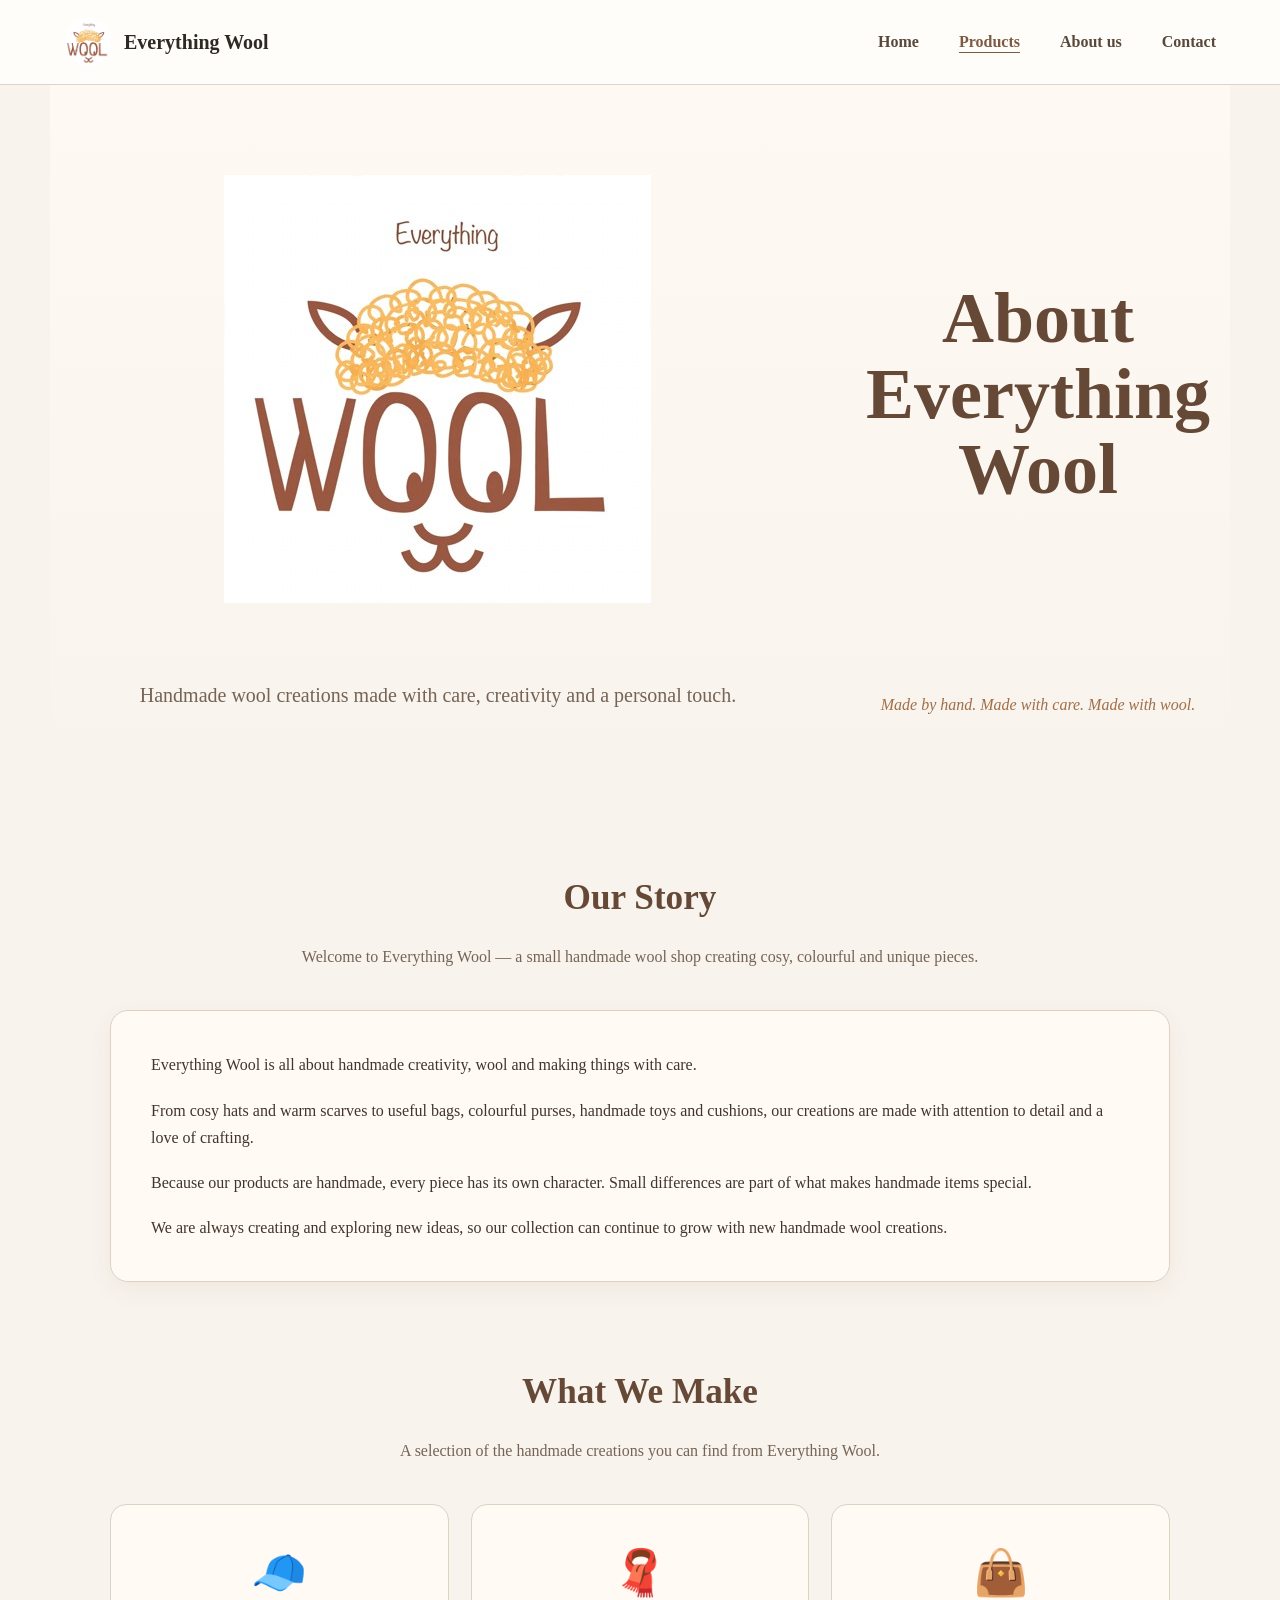
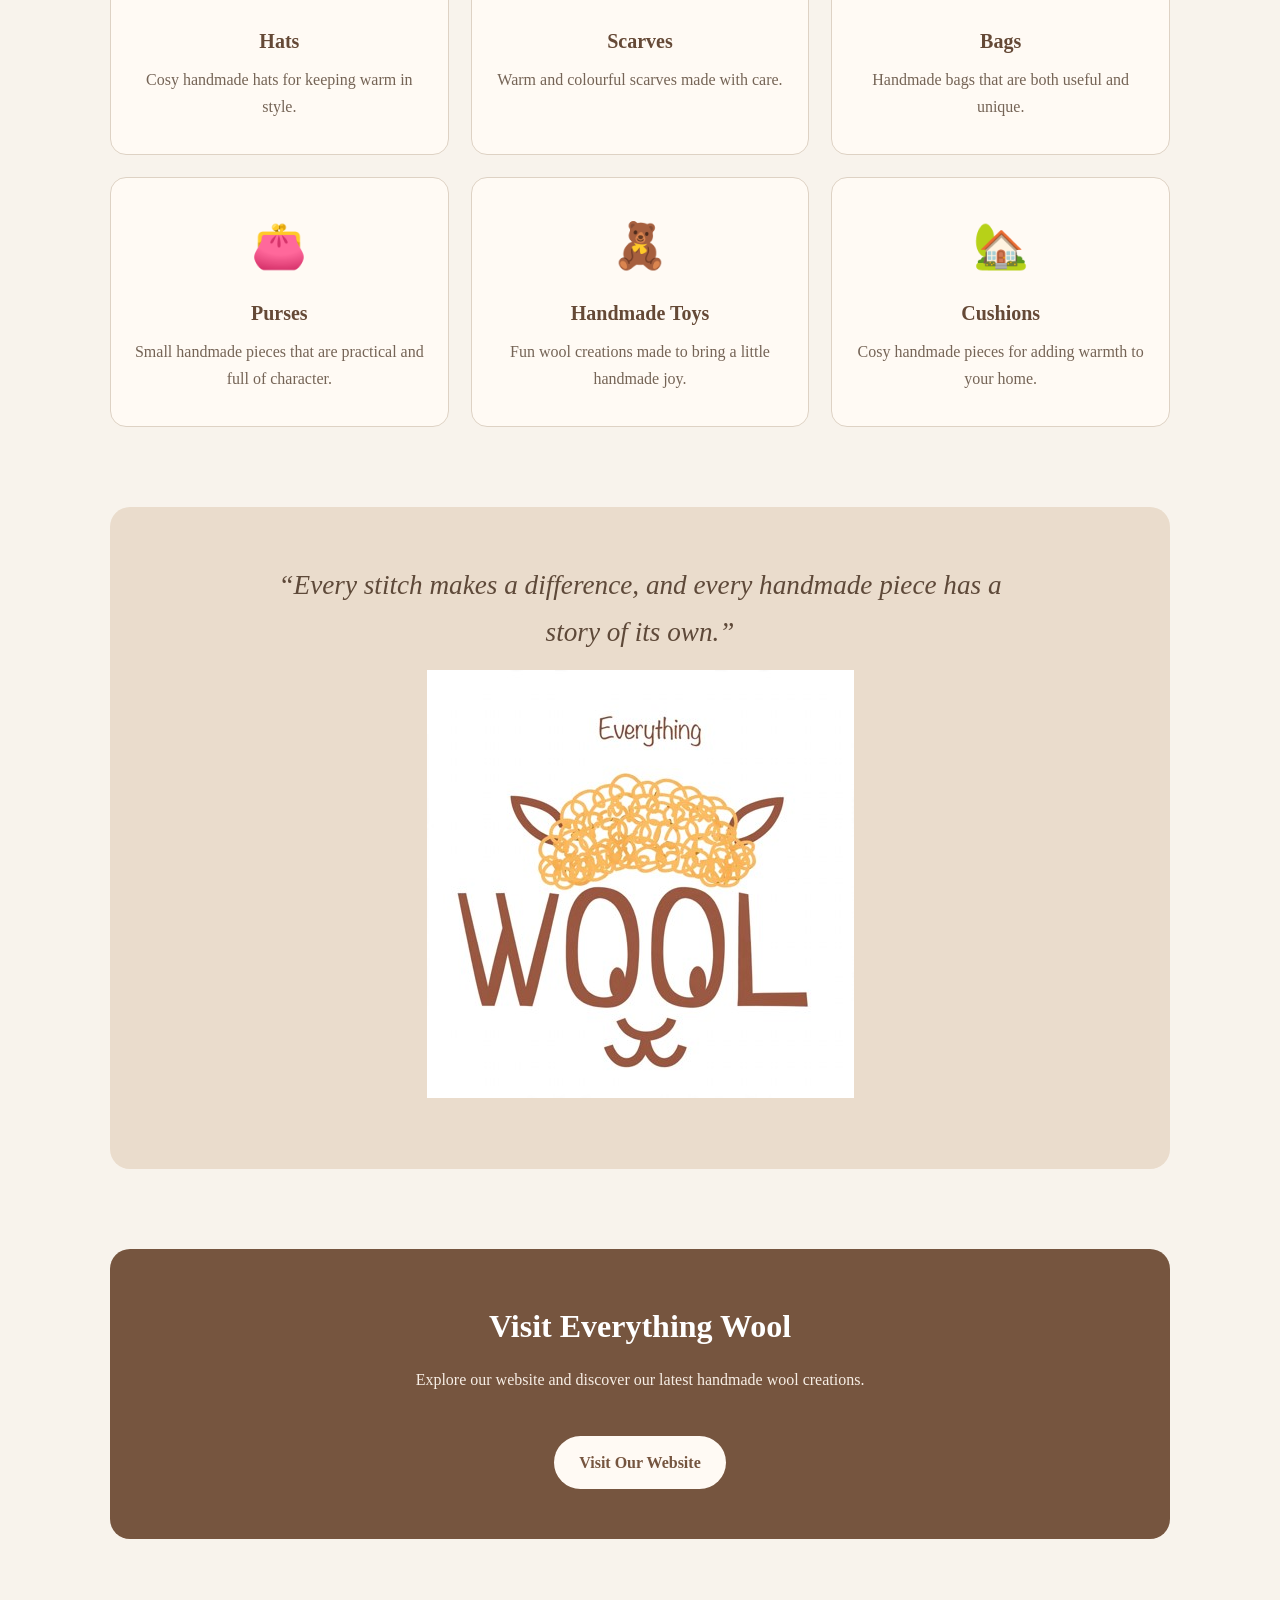
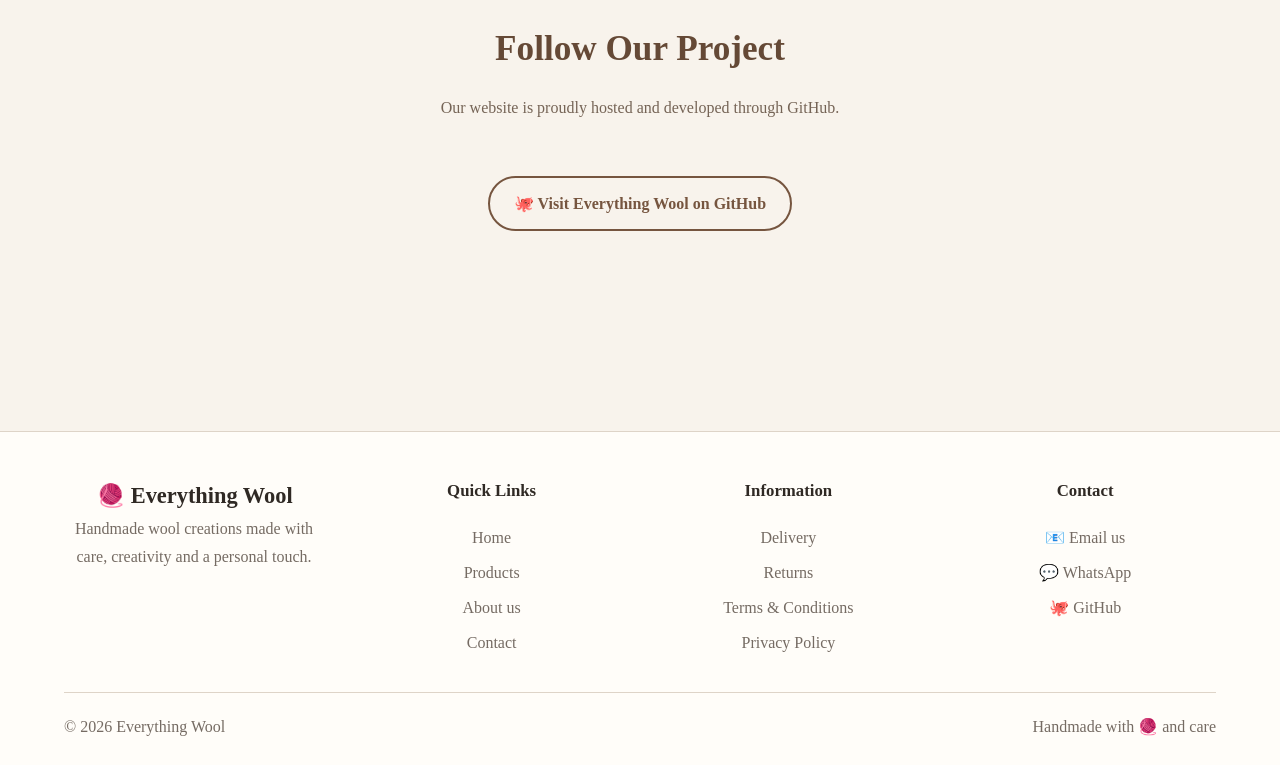
<file: about.html>
<!DOCTYPE html>
<html lang="en">
<head>
    <meta charset="UTF-8">
    <meta name="viewport" content="width=device-width, initial-scale=1.0">

    <title>About Us | Everything Wool</title>

    <meta name="description" content="Learn more about Everything Wool — handmade wool creations made with care, creativity and a personal touch.">

    <link rel="stylesheet" href="styles.css">
    <style> * {
            box-sizing: border-box;
            margin: 0;
            padding: 0;
        }

        body {
            font-family: Georgia, "Times New Roman", serif;
            background: #f8f3ec;
            color: #40352d;
            line-height: 1.7;
        }

        a {
            color: inherit;
        }

        /* Header */
        header {
            background: #fffaf4;
            border-bottom: 1px solid #ded2c4;
            padding: 20px;
        }

        .nav {
            max-width: 1100px;
            margin: auto;
            display: flex;
            justify-content: space-between;
            align-items: center;
            gap: 20px;
        }

        .logo {
            text-decoration: none;
            font-size: 1.7rem;
            font-weight: bold;
            color: #76553f;
        }

        .logo span {
            color: #a87952;
        }

        nav a {
            text-decoration: none;
            margin-left: 20px;
            font-weight: bold;
            color: #59483b;
        }

        nav a:hover {
            color: #a87952;
        }

        /* Hero */
        .hero {
            text-align: center;
            padding: 90px 20px 80px;
            background:
                linear-gradient(
                    rgba(255, 250, 244, 0.88),
                    rgba(248, 243, 236, 0.94)
                );
        }

        .hero .emoji {
            font-size: 4rem;
            margin-bottom: 15px;
        }

        .hero h1 {
            font-size: clamp(2.5rem, 7vw, 4.5rem);
            color: #654936;
            margin-bottom: 15px;
        }

        .hero p {
            max-width: 700px;
            margin: auto;
            font-size: 1.25rem;
            color: #756456;
        }

        .tagline {
            margin-top: 20px;
            font-style: italic;
            color: #a06f48;
        }

        /* Main */
        main {
            max-width: 1100px;
            margin: auto;
            padding: 70px 20px;
        }

        section {
            margin-bottom: 80px;
        }

        .section-title {
            text-align: center;
            color: #654936;
            font-size: 2.2rem;
            margin-bottom: 15px;
        }

        .section-intro {
            text-align: center;
            max-width: 700px;
            margin: 0 auto 40px;
            color: #756456;
        }

        /* About */
        .about-card {
            background: #fffaf4;
            border: 1px solid #ded2c4;
            border-radius: 18px;
            padding: 40px;
            box-shadow: 0 8px 25px rgba(90, 65, 45, 0.06);
        }

        .about-card p {
            margin-bottom: 18px;
        }

        .about-card p:last-child {
            margin-bottom: 0;
        }

        /* Products */
        .products {
            display: grid;
            grid-template-columns: repeat(3, 1fr);
            gap: 22px;
        }

        .product {
            background: #fffaf4;
            border: 1px solid #ded2c4;
            border-radius: 16px;
            padding: 30px 20px;
            text-align: center;
            transition: transform 0.2s ease, box-shadow 0.2s ease;
        }

        .product:hover {
            transform: translateY(-4px);
            box-shadow: 0 10px 25px rgba(90, 65, 45, 0.09);
        }

        .product .icon {
            font-size: 2.8rem;
            margin-bottom: 12px;
        }

        .product h3 {
            color: #654936;
            margin-bottom: 8px;
        }

        .product p {
            color: #756456;
        }

        /* Quote */
        .quote {
            text-align: center;
            background: #eadccc;
            border-radius: 20px;
            padding: 55px 25px;
        }

        .quote p {
            max-width: 750px;
            margin: auto;
            font-size: 1.7rem;
            font-style: italic;
            color: #5e4939;
        }

        .quote span {
            display: block;
            margin-top: 15px;
            font-size: 2rem;
        }

        /* Website */
        .website {
            text-align: center;
        }

        .website-card {
            background: #76553f;
            color: white;
            border-radius: 20px;
            padding: 50px 25px;
        }

        .website-card h2 {
            font-size: 2rem;
            margin-bottom: 12px;
        }

        .website-card p {
            max-width: 650px;
            margin: 0 auto 25px;
            color: #f7eee5;
        }

        .button {
            display: inline-block;
            background: #fffaf4;
            color: #76553f;
            text-decoration: none;
            padding: 13px 25px;
            border-radius: 30px;
            font-weight: bold;
            transition: transform 0.2s ease, background 0.2s ease;
        }

        .button:hover {
            transform: translateY(-2px);
            background: #f4e8db;
        }

        /* GitHub */
        .github {
            text-align: center;
        }

        .github a {
            display: inline-block;
            margin-top: 15px;
            padding: 12px 24px;
            border: 2px solid #76553f;
            border-radius: 30px;
            text-decoration: none;
            font-weight: bold;
            color: #76553f;
        }

        .github a:hover {
            background: #76553f;
            color: white;
        }

        /* Footer */
        footer {
            background: #4d3d31;
            color: #f8eee5;
            text-align: center;
            padding: 35px 20px;
        }

        footer p {
            margin-bottom: 8px;
        }

        footer a {
            color: #f1d6bb;
            text-decoration: none;
        }

        /* Mobile */
        @media (max-width: 750px) {
            .nav {
                flex-direction: column;
            }

            nav a {
                margin: 0 8px;
                font-size: 0.95rem;
            }

            .hero {
                padding: 65px 20px;
            }

            .products {
                grid-template-columns: 1fr;
            }

            .about-card {
                padding: 28px 22px;
            }

            .quote p {
                font-size: 1.35rem;
            }
        }</style>
</head>

<body>

  <!-- Header -->

  <header class="site-header">


<a class="brand" href="index.html">

  <img
    src="assets/logo.jpeg"
    alt="Everything Wool logo"
  >

  <span>Everything Wool</span>

</a>


<nav aria-label="Main navigation">

  <a href="index.html">
    Home
  </a>

  <a
    class="active"
    href="products.html"
  >
    Products
  </a>

  <a href="about.html">
    About us
  </a>

  <a href="contact.html">
    Contact
  </a>

</nav>


  </header>


    <!-- Hero -->
    <section class="hero">

        <div><img src="assets/logo.jpeg" alt="Everything Wool logo"></div>

        <h1>About Everything Wool</h1>

        <p>
            Handmade wool creations made with care, creativity
            and a personal touch.
        </p>

        <div class="tagline">
            Made by hand. Made with care. Made with wool.
        </div>

    </section>


    <main>

        <!-- About -->
        <section>

            <h2 class="section-title">Our Story</h2>

            <p class="section-intro">
                Welcome to Everything Wool — a small handmade wool shop
                creating cosy, colourful and unique pieces.
            </p>

            <div class="about-card">

                <p>
                    Everything Wool is all about handmade creativity,
                    wool and making things with care.
                </p>

                <p>
                    From cosy hats and warm scarves to useful bags,
                    colourful purses, handmade toys and cushions,
                    our creations are made with attention to detail
                    and a love of crafting.
                </p>

                <p>
                    Because our products are handmade, every piece has
                    its own character. Small differences are part of
                    what makes handmade items special.
                </p>

                <p>
                    We are always creating and exploring new ideas,
                    so our collection can continue to grow with new
                    handmade wool creations.
                </p>

            </div>

        </section>


        <!-- Products -->
        <section id="products">

            <h2 class="section-title">What We Make</h2>

            <p class="section-intro">
                A selection of the handmade creations you can find
                from Everything Wool.
            </p>

            <div class="products">

                <div class="product">
                    <div class="icon">🧢</div>
                    <h3>Hats</h3>
                    <p>
                        Cosy handmade hats for keeping warm in style.
                    </p>
                </div>

                <div class="product">
                    <div class="icon">🧣</div>
                    <h3>Scarves</h3>
                    <p>
                        Warm and colourful scarves made with care.
                    </p>
                </div>

                <div class="product">
                    <div class="icon">👜</div>
                    <h3>Bags</h3>
                    <p>
                        Handmade bags that are both useful and unique.
                    </p>
                </div>

                <div class="product">
                    <div class="icon">👛</div>
                    <h3>Purses</h3>
                    <p>
                        Small handmade pieces that are practical
                        and full of character.
                    </p>
                </div>

                <div class="product">
                    <div class="icon">🧸</div>
                    <h3>Handmade Toys</h3>
                    <p>
                        Fun wool creations made to bring a little
                        handmade joy.
                    </p>
                </div>

                <div class="product">
                    <div class="icon">🏡</div>
                    <h3>Cushions</h3>
                    <p>
                        Cosy handmade pieces for adding warmth
                        to your home.
                    </p>
                </div>

            </div>

        </section>


        <!-- Quote -->
        <section>

            <div class="quote">

                <p>
                    “Every stitch makes a difference, and every
                    handmade piece has a story of its own.”
                </p>

                <span>  <img
    src="assets/logo.jpeg"
    alt="Everything Wool logo"
  ></span>

            </div>

        </section>


        <!-- Website -->
        <section class="website">

            <div class="website-card">

                <h2>Visit Everything Wool</h2>

                <p>
                    Explore our website and discover our latest
                    handmade wool creations.
                </p>

                <a
                    class="button"
                    href="https://everything-wool.github.io/"
                    target="_blank"
                    rel="noopener noreferrer"
                >
                    Visit Our Website
                </a>

            </div>

        </section>


        <!-- GitHub -->
        <section class="github">

            <h2 class="section-title">Follow Our Project</h2>

            <p class="section-intro">
                Our website is proudly hosted and developed through GitHub.
            </p>

            <a
                href="https://github.com/everything-wool"
                target="_blank"
                rel="noopener noreferrer"
            >
                🐙 Visit Everything Wool on GitHub
            </a>

        </section>

    </main>


    <!-- Footer -->
<footer class="site-footer">

  <div class="footer-content">


    <!-- Brand -->
    <div class="footer-brand">

      <h2>
        🧶 Everything Wool
      </h2>

      <p>
        Handmade wool creations made with care,
        creativity and a personal touch.
      </p>

    </div>



    <!-- Quick Links -->
    <div class="footer-links">

      <h3>
        Quick Links
      </h3>

      <a href="index.html">
        Home
      </a>

      <a href="products.html">
        Products
      </a>

      <a href="about.html">
        About us
      </a>

      <a href="contact.html">
        Contact
      </a>

    </div>



    <!-- Information -->
    <div class="footer-links">

      <h3>
        Information
      </h3>

      <a href="delivery.html">
        Delivery
      </a>

      <a href="returns.html">
        Returns
      </a>

      <a href="terms.html">
        Terms & Conditions
      </a>

      <a href="privacy.html">
        Privacy Policy
      </a>

    </div>



    <!-- Contact -->
    <div class="footer-links">

      <h3>
        Contact
      </h3>


      <a href="mailto:everythingwool@outlook.com">
        📧 Email us
      </a>


      <a
        href="https://whatsapp.com/channel/0029VbBwCRC5EjxseNPRXK3e"
        target="_blank"
        rel="noopener noreferrer"
      >
        💬 WhatsApp
      </a>


      <a
        href="https://github.com/everything-wool"
        target="_blank"
        rel="noopener noreferrer"
      >
        🐙 GitHub
      </a>

    </div>


  </div>



  <!-- Bottom copyright -->

  <div class="footer-bottom">

    <p>
      © <span id="year"></span> Everything Wool
    </p>

    <p>
      Handmade with 🧶 and care
    </p>

  </div>


</footer>


<script src="app.js"></script>

</body>
</html>
</file>
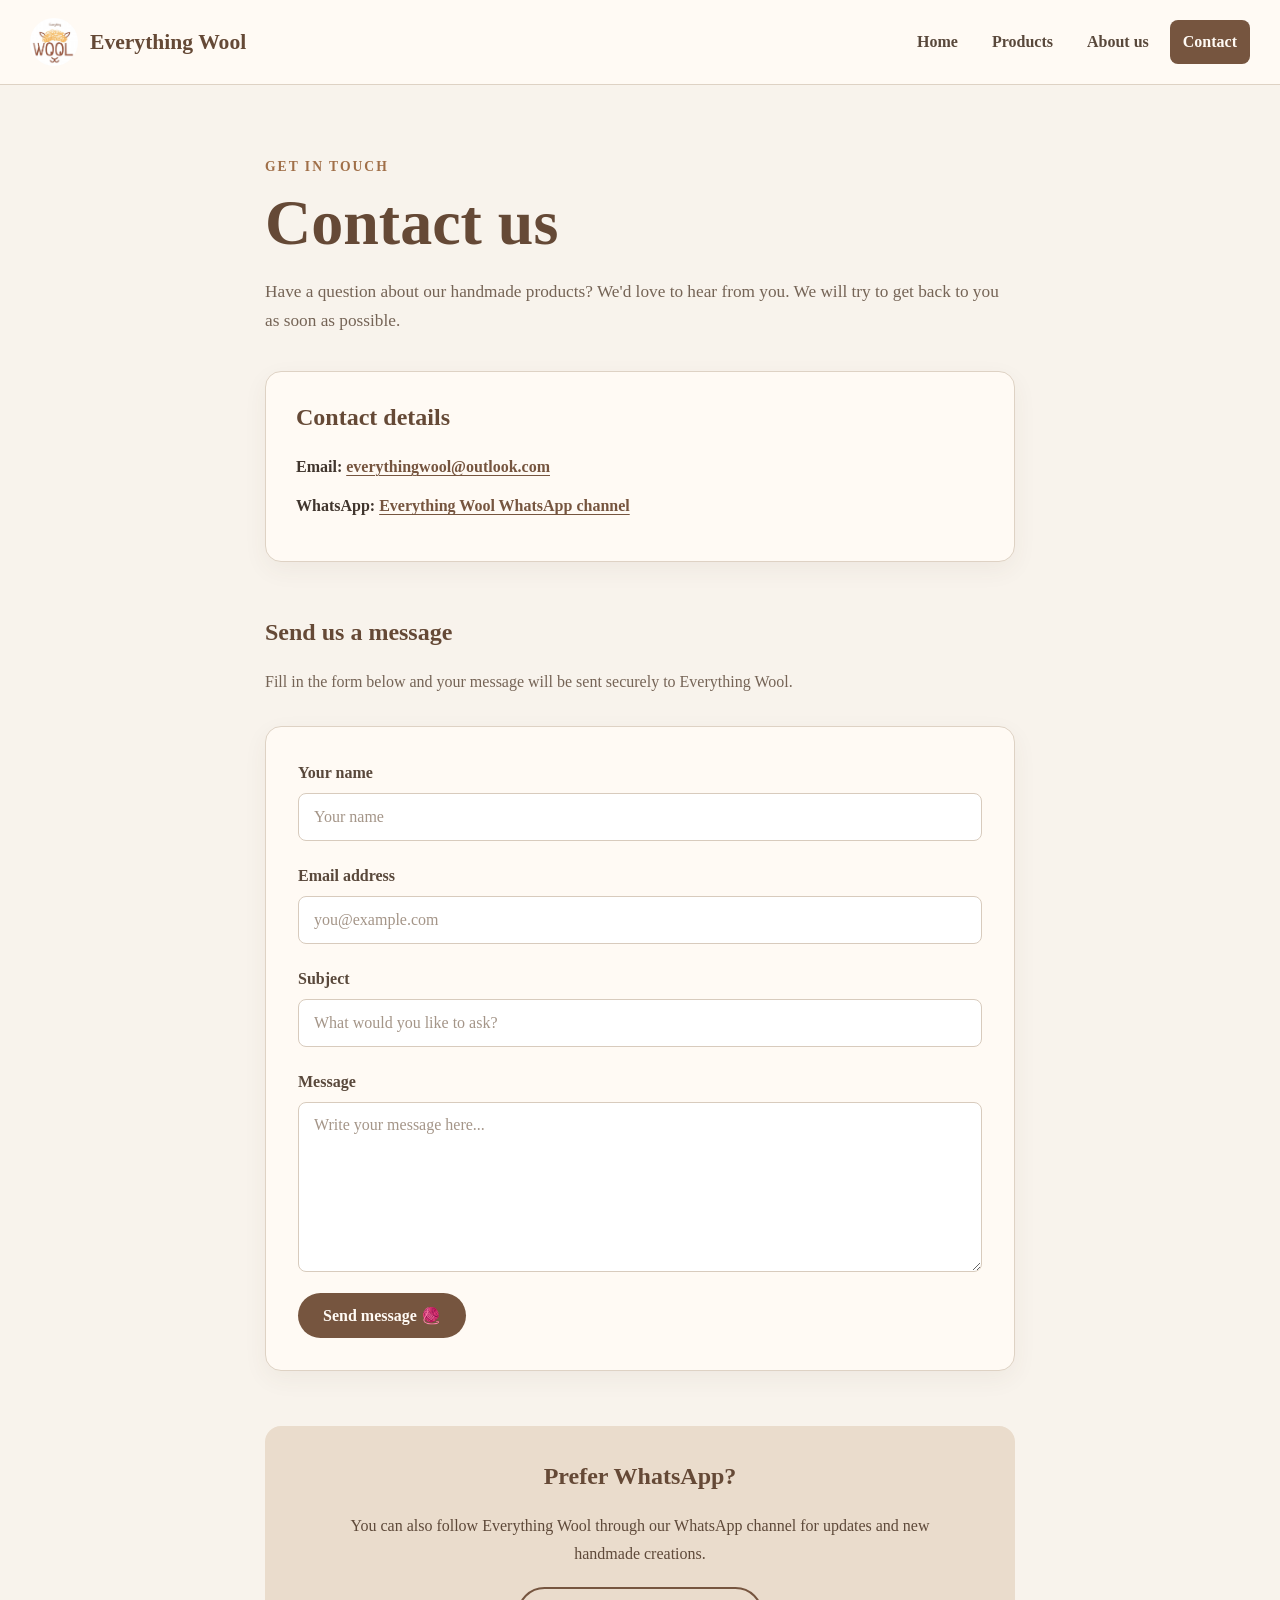
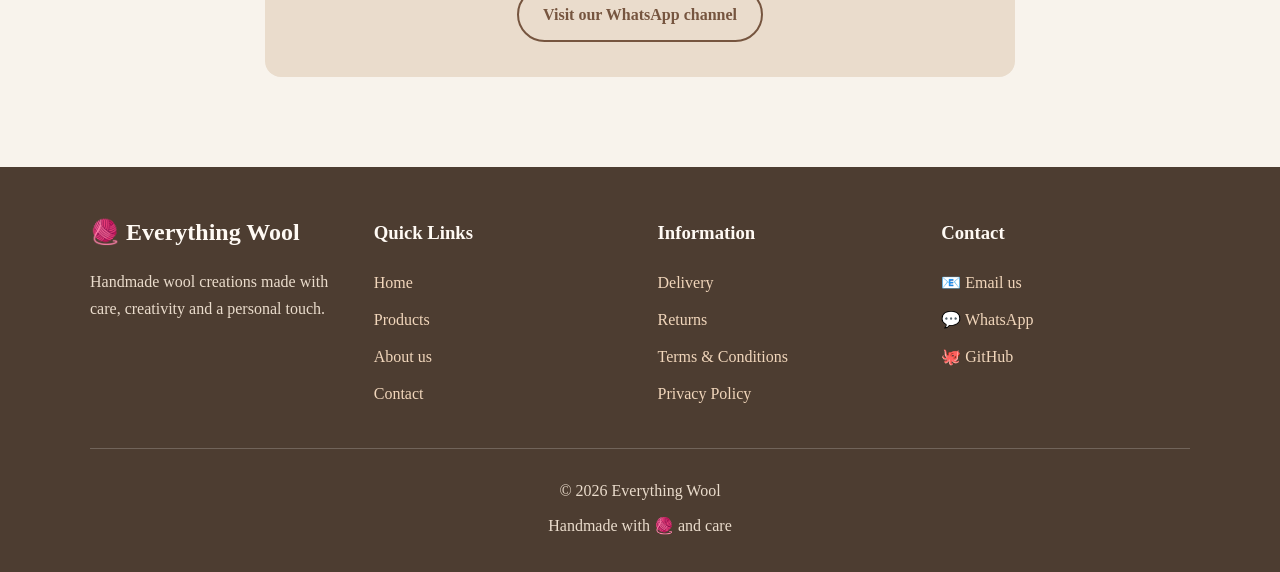
<file: contact.html>
<!doctype html>

<html lang="en-GB">

<head>
  <link rel="icon" type="image/png" href="favicon.png">
  <link rel="apple-touch-icon" href="favicon.png">

  <meta charset="utf-8">
  <meta name="viewport" content="width=device-width, initial-scale=1">

  <title>Contact | Everything Wool</title>

<meta
name="description"
content="Get in touch with Everything Wool about our handmade wool creations, products and enquiries."

>

  <link rel="stylesheet" href="contact.css">
</head>

<body>

  <!-- Header -->

  <header class="site-header">


<a class="brand" href="index.html">
  <img
    src="assets/logo.jpeg"
    alt="Everything Wool logo"
  >
  <span>Everything Wool</span>
</a>

<nav aria-label="Main navigation">
  <a href="index.html">Home</a>
  <a href="products.html">Products</a>
  <a href="about.html">About us</a>
  <a class="active" href="contact.html">Contact</a>
</nav>


  </header>

  <!-- Main content -->

  <main class="section narrow">


<p class="eyebrow">GET IN TOUCH</p>

<h1>Contact us</h1>

<p>
  Have a question about our handmade products?
  We'd love to hear from you. We will try to get back to you
  as soon as possible.
</p>


<!-- Contact details -->
<div class="contact-card">

  <h2>Contact details</h2>

  <p>
    <strong>Email:</strong>
    <a href="mailto:everythingwool@outlook.com">
      everythingwool@outlook.com
    </a>
  </p>

  <p>
    <strong>WhatsApp:</strong>
    <a
      href="https://whatsapp.com/channel/0029VbBwCRC5EjxseNPRXK3e"
      target="_blank"
      rel="noopener noreferrer"
    >
      Everything Wool WhatsApp channel
    </a>
  </p>

</div>


<!-- Contact form -->
<section class="contact-form-section">

  <h2>Send us a message</h2>

  <p>
    Fill in the form below and your message will be sent
    securely to Everything Wool.
  </p>


  <form
    action="https://formspree.io/f/xoevbpkg"
    method="POST"
    class="contact-form"
  >

    <!-- Name -->
    <div class="form-group">

      <label for="name">
        Your name
      </label>

      <input
        type="text"
        id="name"
        name="name"
        placeholder="Your name"
        autocomplete="name"
        required
      >

    </div>


    <!-- Email -->
    <div class="form-group">

      <label for="email">
        Email address
      </label>

      <input
        type="email"
        id="email"
        name="email"
        placeholder="you@example.com"
        autocomplete="email"
        required
      >

    </div>


    <!-- Subject -->
    <div class="form-group">

      <label for="subject">
        Subject
      </label>

      <input
        type="text"
        id="subject"
        name="subject"
        placeholder="What would you like to ask?"
        required
      >

    </div>


    <!-- Message -->
    <div class="form-group">

      <label for="message">
        Message
      </label>

      <textarea
        id="message"
        name="message"
        rows="7"
        placeholder="Write your message here..."
        required
      ></textarea>

    </div>


    <!-- Optional Formspree settings -->
    <input
      type="hidden"
      name="_subject"
      value="New Everything Wool website enquiry"
    >


    <!-- Submit -->
    <button type="submit" class="button">
      Send message 🧶
    </button>

  </form>

</section>


<!-- WhatsApp section -->
<section class="contact-extra">

  <h2>Prefer WhatsApp?</h2>

  <p>
    You can also follow Everything Wool through our WhatsApp channel
    for updates and new handmade creations.
  </p>

  <a
    class="button secondary"
    href="https://whatsapp.com/channel/0029VbBwCRC5EjxseNPRXK3e"
    target="_blank"
    rel="noopener noreferrer"
  >
    Visit our WhatsApp channel
  </a>

</section>


  </main>

  <!-- Footer -->

<footer class="site-footer">

  <div class="footer-content">


    <!-- Brand -->
    <div class="footer-brand">

      <h2>
        🧶 Everything Wool
      </h2>

      <p>
        Handmade wool creations made with care,
        creativity and a personal touch.
      </p>

    </div>



    <!-- Quick Links -->
    <div class="footer-links">

      <h3>
        Quick Links
      </h3>

      <a href="index.html">
        Home
      </a>

      <a href="products.html">
        Products
      </a>

      <a href="about.html">
        About us
      </a>

      <a href="contact.html">
        Contact
      </a>

    </div>



    <!-- Information -->
    <div class="footer-links">

      <h3>
        Information
      </h3>

      <a href="delivery.html">
        Delivery
      </a>

      <a href="returns.html">
        Returns
      </a>

      <a href="terms.html">
        Terms & Conditions
      </a>

      <a href="privacy.html">
        Privacy Policy
      </a>

    </div>



    <!-- Contact -->
    <div class="footer-links">

      <h3>
        Contact
      </h3>


      <a href="mailto:everythingwool@outlook.com">
        📧 Email us
      </a>


      <a
        href="https://whatsapp.com/channel/0029VbBwCRC5EjxseNPRXK3e"
        target="_blank"
        rel="noopener noreferrer"
      >
        💬 WhatsApp
      </a>


      <a
        href="https://github.com/everything-wool"
        target="_blank"
        rel="noopener noreferrer"
      >
        🐙 GitHub
      </a>

    </div>


  </div>



  <!-- Bottom copyright -->

  <div class="footer-bottom">

    <p>
      © <span id="year"></span> Everything Wool
    </p>

    <p>
      Handmade with 🧶 and care
    </p>

  </div>


</footer>


<script src="app.js"></script>

  <script src="app.js"></script>

</body>
</html>
</file>
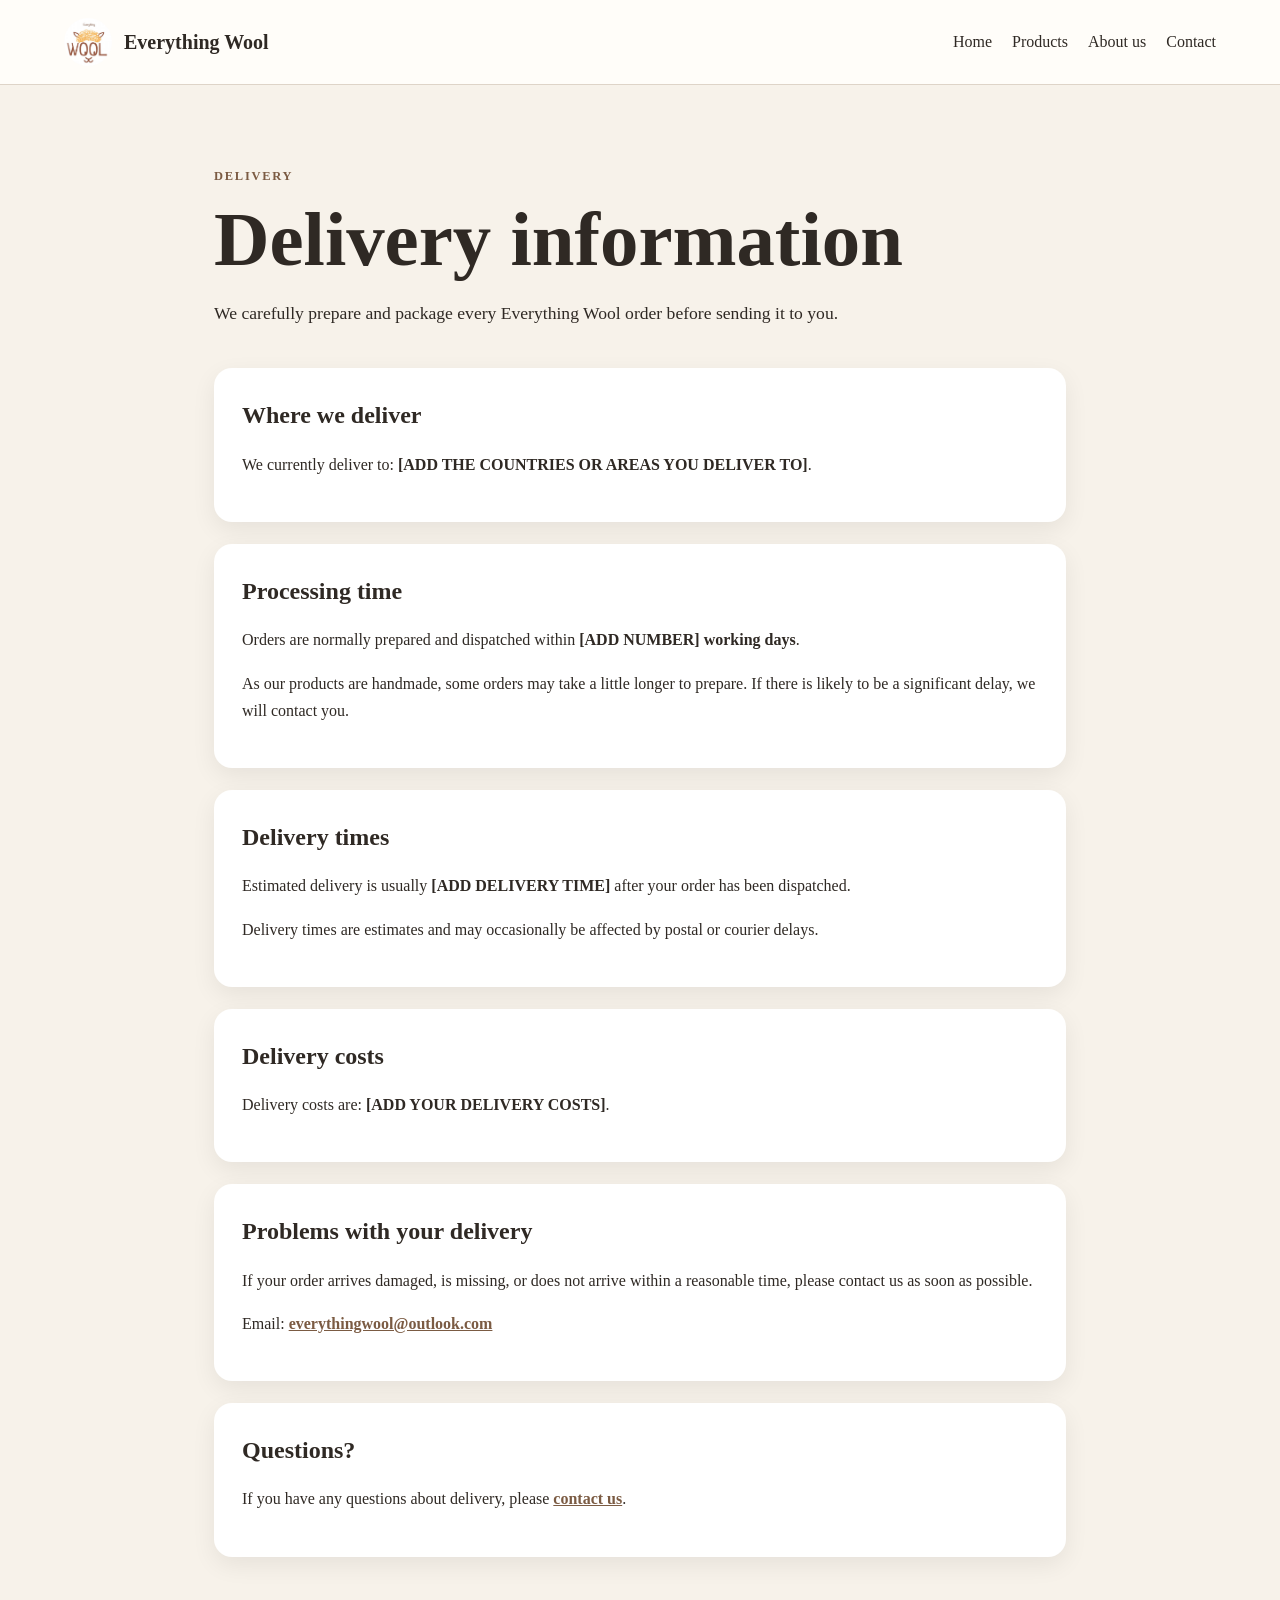
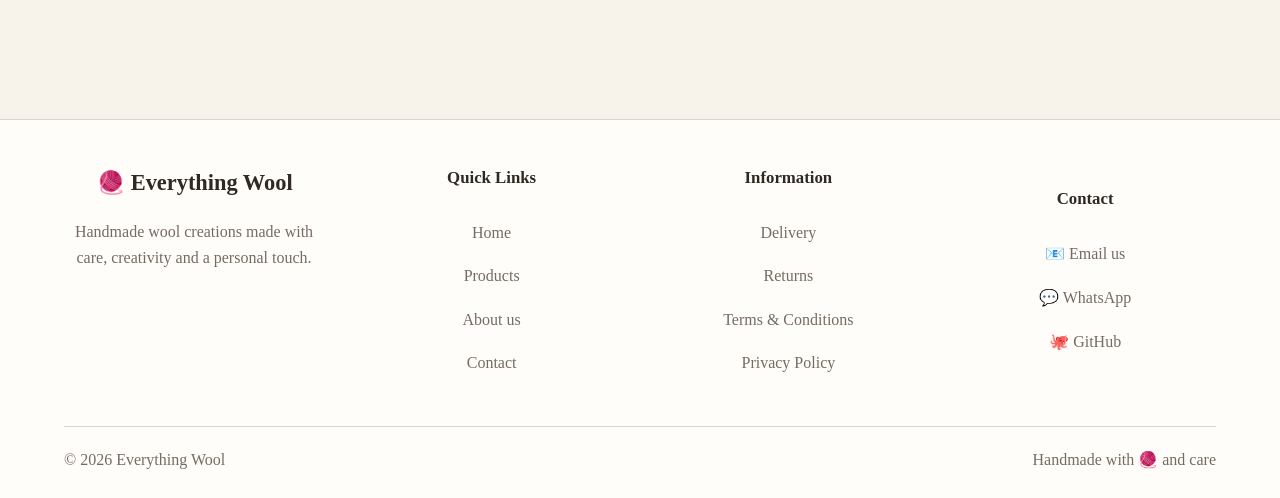
<file: delivery.html>
<!doctype html>
<html lang="en-GB">
<head>
  <link rel="icon" type="image/png" href="favicon.png">
  <link rel="apple-touch-icon" href="favicon.png">

  <meta charset="utf-8">
  <meta name="viewport" content="width=device-width,initial-scale=1">

  <title>Delivery | Everything Wool</title>
  <meta name="description" content="Delivery information for Everything Wool.">

  <link rel="stylesheet" href="styles.css">
  <link rel="stylesheet" href="policies.css">
</head>

<body>

<header class="site-header">
  <a class="brand" href="index.html">
    <img src="assets/logo.jpeg" alt="Everything Wool logo">
    <span>Everything Wool</span>
  </a>

  <nav>
    <a href="index.html">Home</a>
    <a href="products.html">Products</a>
    <a href="about.html">About us</a>
    <a href="contact.html">Contact</a>
  </nav>
</header>

<main class="policy-page">

  <p class="eyebrow">DELIVERY</p>
  <h1>Delivery information</h1>

  <p class="policy-intro">
    We carefully prepare and package every Everything Wool order before sending it to you.
  </p>

  <section class="policy-card">
    <h2>Where we deliver</h2>
    <p>
      We currently deliver to:
      <strong>[ADD THE COUNTRIES OR AREAS YOU DELIVER TO]</strong>.
    </p>
  </section>

  <section class="policy-card">
    <h2>Processing time</h2>
    <p>
      Orders are normally prepared and dispatched within
      <strong>[ADD NUMBER] working days</strong>.
    </p>

    <p>
      As our products are handmade, some orders may take a little longer to prepare.
      If there is likely to be a significant delay, we will contact you.
    </p>
  </section>

  <section class="policy-card">
    <h2>Delivery times</h2>
    <p>
      Estimated delivery is usually
      <strong>[ADD DELIVERY TIME]</strong>
      after your order has been dispatched.
    </p>

    <p>
      Delivery times are estimates and may occasionally be affected by postal or
      courier delays.
    </p>
  </section>

  <section class="policy-card">
    <h2>Delivery costs</h2>
    <p>
      Delivery costs are:
      <strong>[ADD YOUR DELIVERY COSTS]</strong>.
    </p>
  </section>

  <section class="policy-card">
    <h2>Problems with your delivery</h2>
    <p>
      If your order arrives damaged, is missing, or does not arrive within a
      reasonable time, please contact us as soon as possible.
    </p>

    <p>
      Email:
      <a href="mailto:everythingwool@outlook.com">
        everythingwool@outlook.com
      </a>
    </p>
  </section>

  <section class="policy-card">
    <h2>Questions?</h2>
    <p>
      If you have any questions about delivery, please
      <a href="contact.html">contact us</a>.
    </p>
  </section>

</main>

<footer class="site-footer">

  <div class="footer-content">


    <!-- Brand -->
    <div class="footer-brand">

      <h2>
        🧶 Everything Wool
      </h2>

      <p>
        Handmade wool creations made with care,
        creativity and a personal touch.
      </p>

    </div>



    <!-- Quick Links -->
    <div class="footer-links">

      <h3>
        Quick Links
      </h3>

      <a href="index.html">
        Home
      </a>

      <a href="products.html">
        Products
      </a>

      <a href="about.html">
        About us
      </a>

      <a href="contact.html">
        Contact
      </a>

    </div>



    <!-- Information -->
    <div class="footer-links">

      <h3>
        Information
      </h3>

      <a href="delivery.html">
        Delivery
      </a>

      <a href="returns.html">
        Returns
      </a>

      <a href="terms.html">
        Terms & Conditions
      </a>

      <a href="privacy.html">
        Privacy Policy
      </a>

    </div>



    <!-- Contact -->
    <div class="footer-links">

      <h3>
        Contact
      </h3>


      <a href="mailto:everythingwool@outlook.com">
        📧 Email us
      </a>


      <a
        href="https://whatsapp.com/channel/0029VbBwCRC5EjxseNPRXK3e"
        target="_blank"
        rel="noopener noreferrer"
      >
        💬 WhatsApp
      </a>


      <a
        href="https://github.com/everything-wool"
        target="_blank"
        rel="noopener noreferrer"
      >
        🐙 GitHub
      </a>

    </div>


  </div>



  <!-- Bottom copyright -->

  <div class="footer-bottom">

    <p>
      © <span id="year"></span> Everything Wool
    </p>

    <p>
      Handmade with 🧶 and care
    </p>

  </div>


</footer>


<script src="app.js"></script>

<script src="app.js"></script>

</body>
</html>
</file>
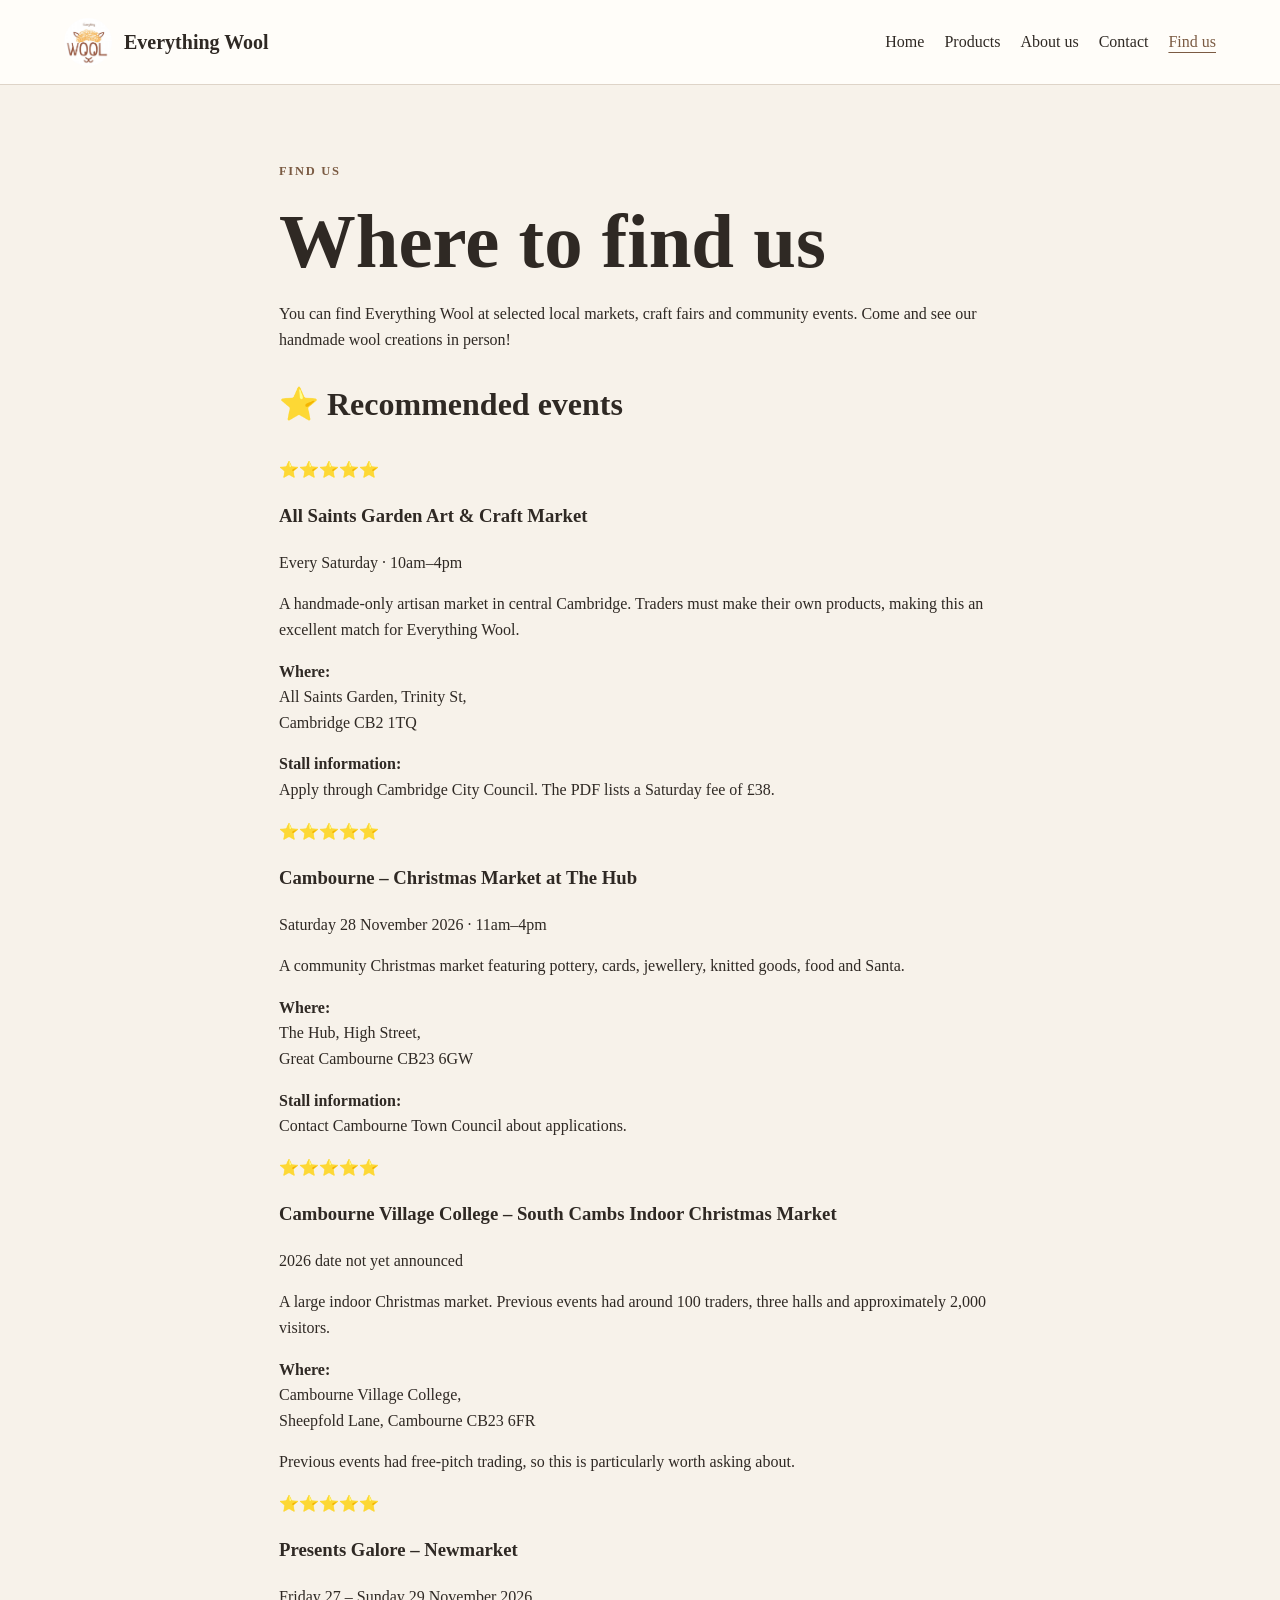
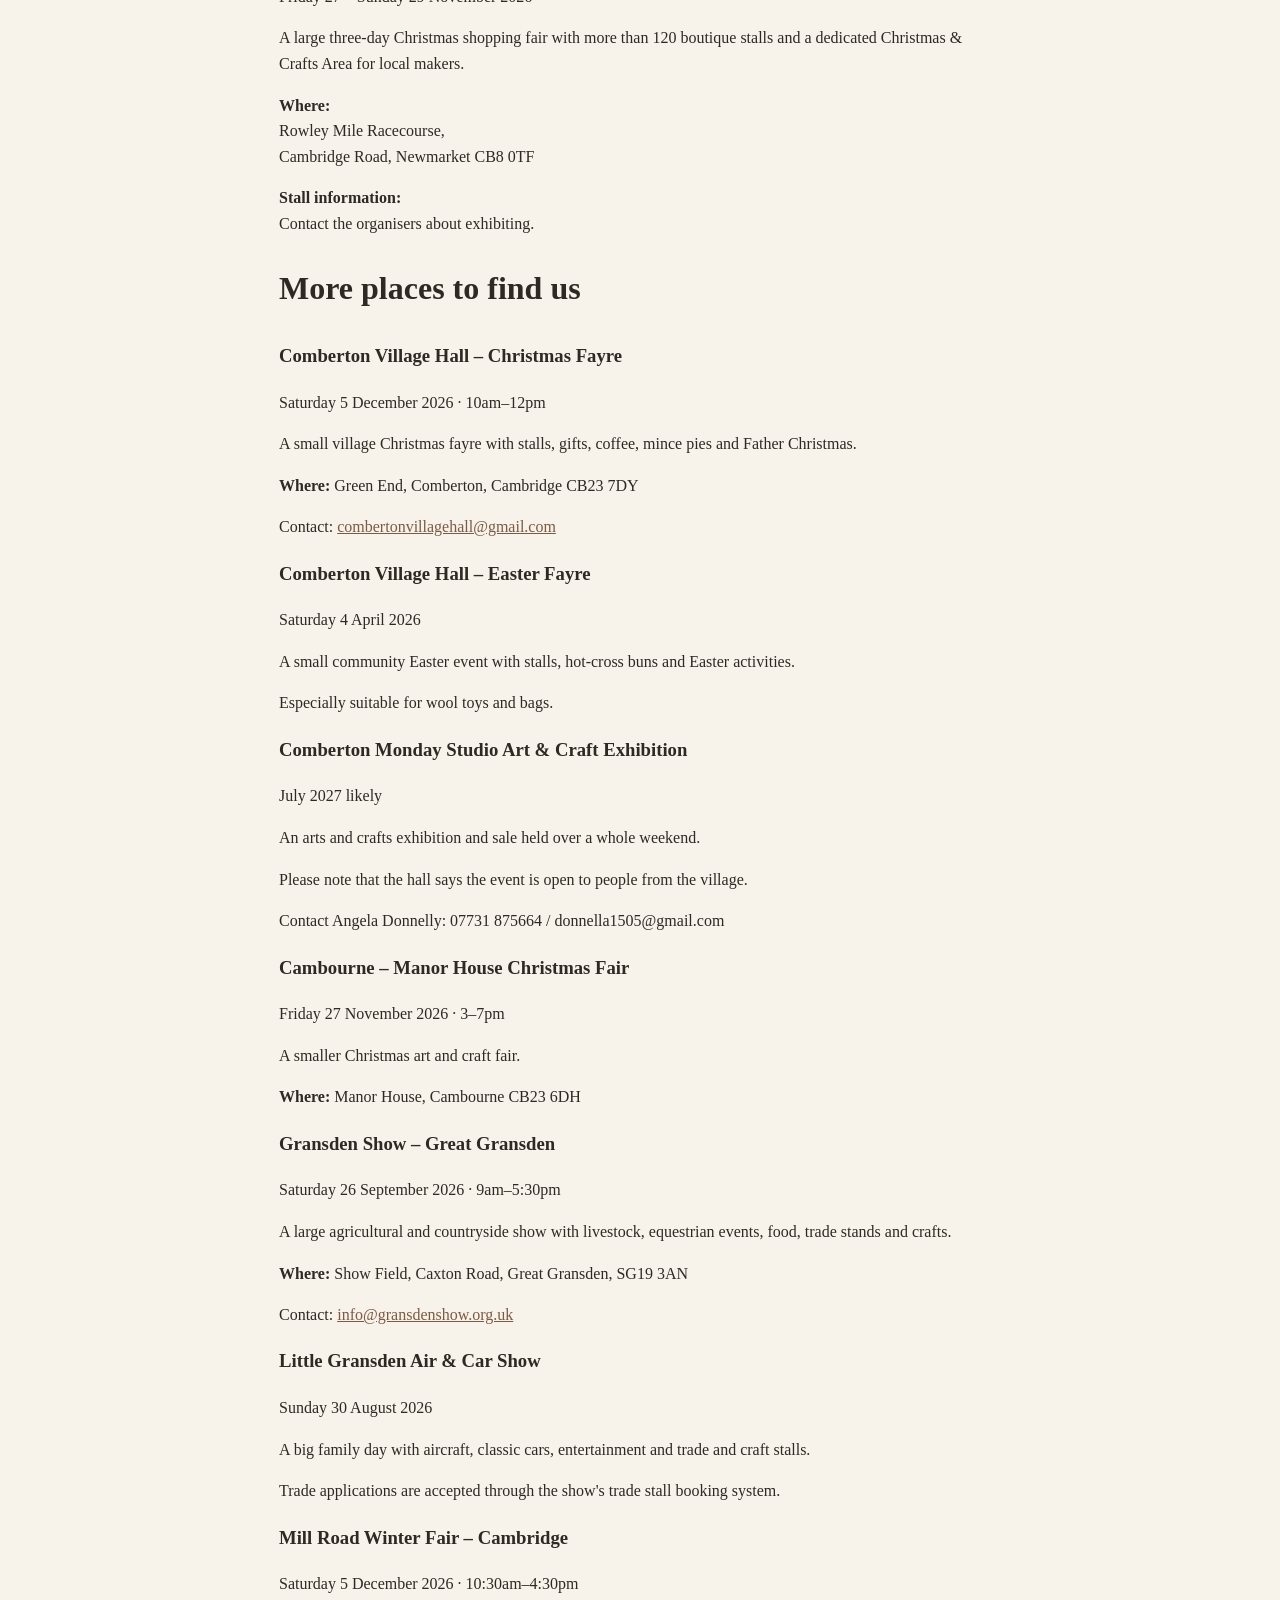
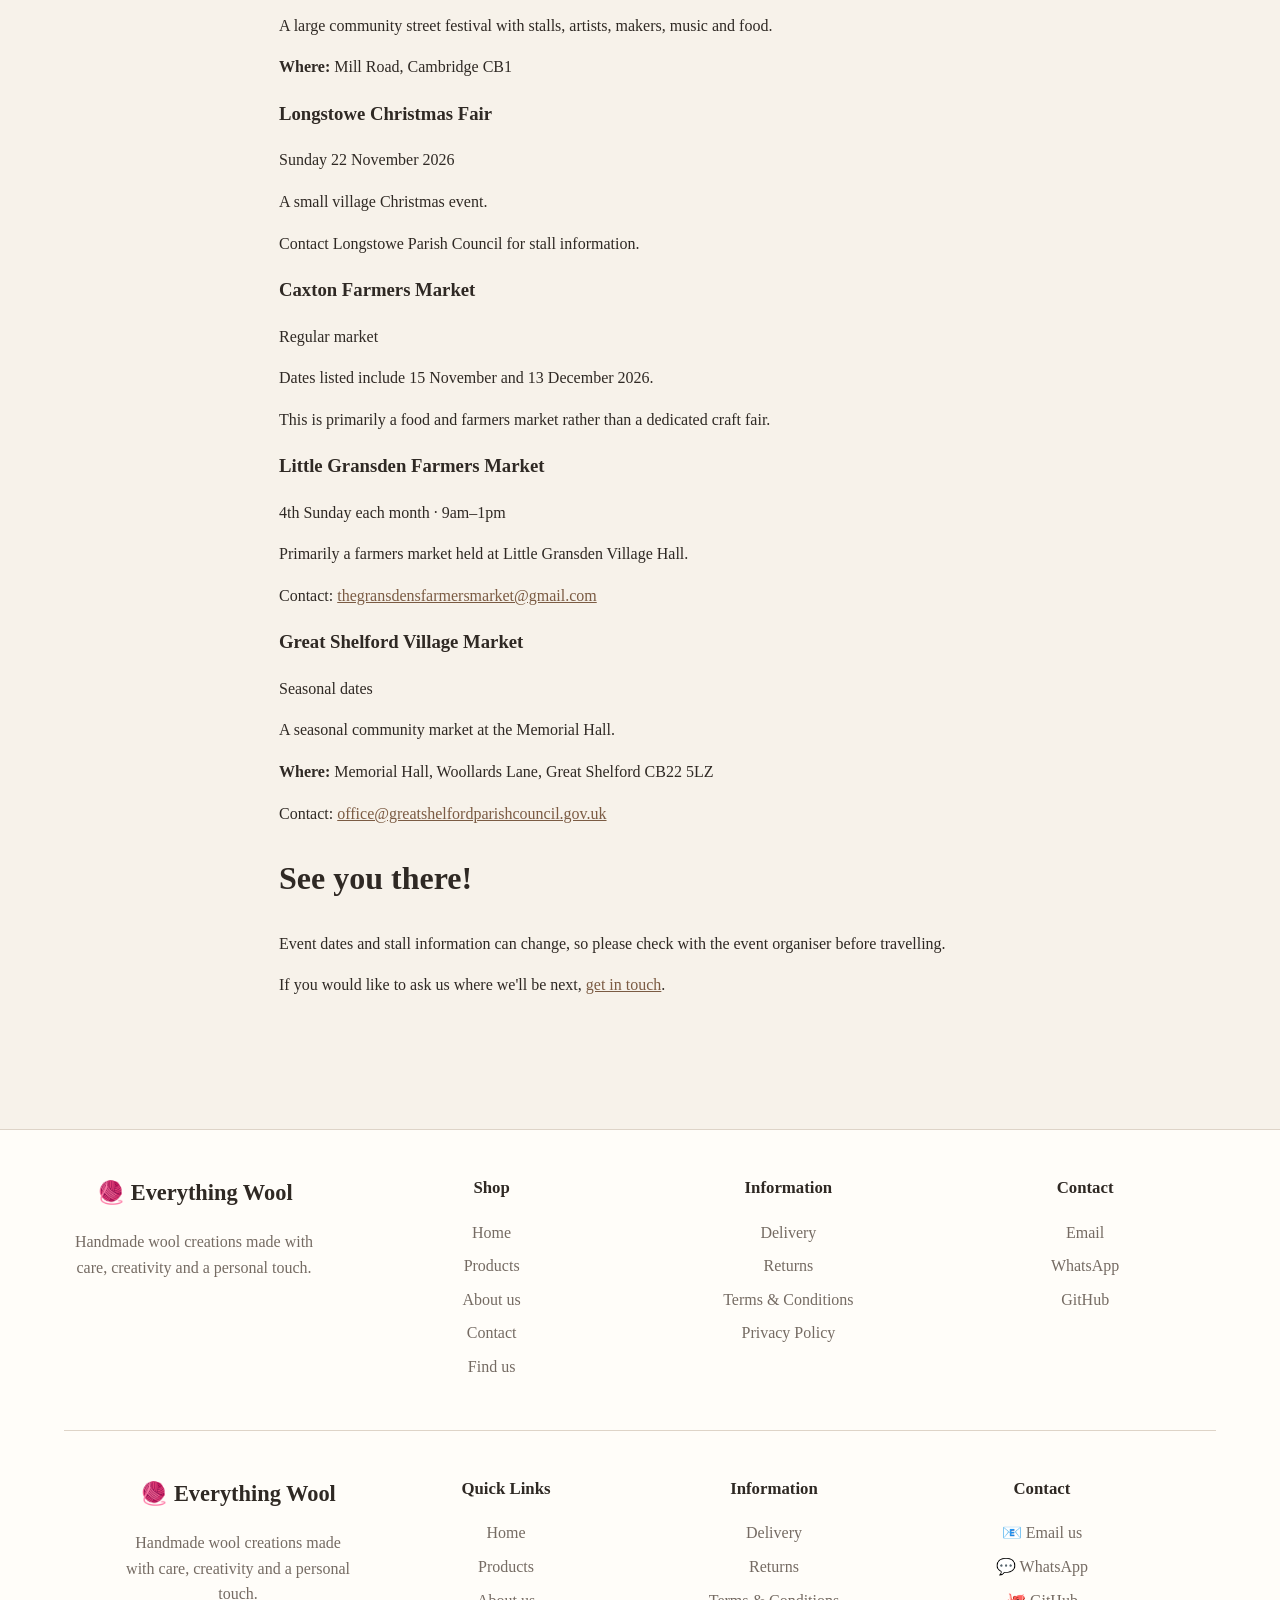
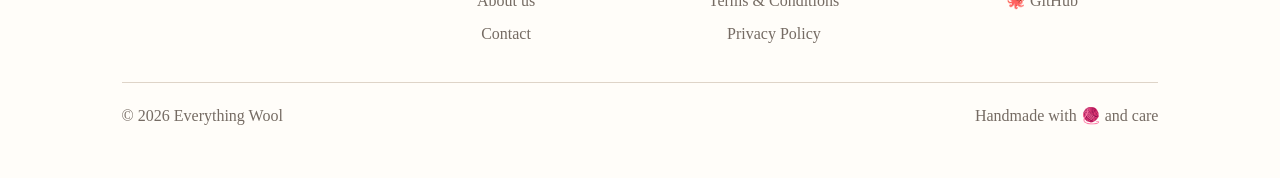
<file: find.html>
<!doctype html>
<html lang="en-GB">

<head>

  <link rel="icon" type="image/png" href="favicon.png">
  <link rel="apple-touch-icon" href="favicon.png">

  <meta charset="utf-8">
  <meta name="viewport" content="width=device-width,initial-scale=1">

  <title>Where to Find Us | Everything Wool</title>

  <meta
    name="description"
    content="Find Everything Wool at local markets, craft fairs and events."
  >

  <link rel="stylesheet" href="styles.css">

</head>


<body>


<!-- HEADER -->

<header class="site-header">

  <a class="brand" href="index.html">

    <img
      src="assets/logo.jpeg"
      alt="Everything Wool logo"
    >

    <span>
      Everything Wool
    </span>

  </a>


  <nav aria-label="Main navigation">

    <a href="index.html">
      Home
    </a>

    <a href="products.html">
      Products
    </a>

    <a href="about.html">
      About us
    </a>

    <a href="contact.html">
      Contact
    </a>

    <a class="active" href="find.html">
      Find us
    </a>

  </nav>

</header>



<!-- MAIN CONTENT -->

<main class="section narrow">

  <p class="eyebrow">
    FIND US
  </p>

  <h1>
    Where to find us
  </h1>

  <p class="find-intro">
    You can find Everything Wool at selected local markets,
    craft fairs and community events. Come and see our
    handmade wool creations in person!
  </p>



  <!-- BEST MATCHES -->

  <section class="find-section">

    <h2>
      ⭐ Recommended events
    </h2>


    <div class="event-grid">


      <article class="event-card">

        <p class="event-rating">
          ⭐⭐⭐⭐⭐
        </p>

        <h3>
          All Saints Garden Art & Craft Market
        </h3>

        <p class="event-date">
          Every Saturday · 10am–4pm
        </p>

        <p>
          A handmade-only artisan market in central Cambridge.
          Traders must make their own products, making this an
          excellent match for Everything Wool.
        </p>

        <p>
          <strong>Where:</strong><br>
          All Saints Garden, Trinity St,<br>
          Cambridge CB2 1TQ
        </p>

        <p>
          <strong>Stall information:</strong><br>
          Apply through Cambridge City Council.
          The PDF lists a Saturday fee of £38.
        </p>

      </article>



      <article class="event-card">

        <p class="event-rating">
          ⭐⭐⭐⭐⭐
        </p>

        <h3>
          Cambourne – Christmas Market at The Hub
        </h3>

        <p class="event-date">
          Saturday 28 November 2026 · 11am–4pm
        </p>

        <p>
          A community Christmas market featuring pottery,
          cards, jewellery, knitted goods, food and Santa.
        </p>

        <p>
          <strong>Where:</strong><br>
          The Hub, High Street,<br>
          Great Cambourne CB23 6GW
        </p>

        <p>
          <strong>Stall information:</strong><br>
          Contact Cambourne Town Council about applications.
        </p>

      </article>



      <article class="event-card">

        <p class="event-rating">
          ⭐⭐⭐⭐⭐
        </p>

        <h3>
          Cambourne Village College – South Cambs Indoor Christmas Market
        </h3>

        <p class="event-date">
          2026 date not yet announced
        </p>

        <p>
          A large indoor Christmas market. Previous events
          had around 100 traders, three halls and approximately
          2,000 visitors.
        </p>

        <p>
          <strong>Where:</strong><br>
          Cambourne Village College,<br>
          Sheepfold Lane, Cambourne CB23 6FR
        </p>

        <p>
          Previous events had free-pitch trading, so this is
          particularly worth asking about.
        </p>

      </article>



      <article class="event-card">

        <p class="event-rating">
          ⭐⭐⭐⭐⭐
        </p>

        <h3>
          Presents Galore – Newmarket
        </h3>

        <p class="event-date">
          Friday 27 – Sunday 29 November 2026
        </p>

        <p>
          A large three-day Christmas shopping fair with
          more than 120 boutique stalls and a dedicated
          Christmas & Crafts Area for local makers.
        </p>

        <p>
          <strong>Where:</strong><br>
          Rowley Mile Racecourse,<br>
          Cambridge Road, Newmarket CB8 0TF
        </p>

        <p>
          <strong>Stall information:</strong><br>
          Contact the organisers about exhibiting.
        </p>

      </article>

    </div>

  </section>



  <!-- OTHER EVENTS -->

  <section class="find-section">

    <h2>
      More places to find us
    </h2>


    <div class="event-list">


      <article class="event-card">

        <h3>
          Comberton Village Hall – Christmas Fayre
        </h3>

        <p class="event-date">
          Saturday 5 December 2026 · 10am–12pm
        </p>

        <p>
          A small village Christmas fayre with stalls,
          gifts, coffee, mince pies and Father Christmas.
        </p>

        <p>
          <strong>Where:</strong>
          Green End, Comberton, Cambridge CB23 7DY
        </p>

        <p>
          Contact:
          <a href="mailto:combertonvillagehall@gmail.com">
            combertonvillagehall@gmail.com
          </a>
        </p>

      </article>



      <article class="event-card">

        <h3>
          Comberton Village Hall – Easter Fayre
        </h3>

        <p class="event-date">
          Saturday 4 April 2026
        </p>

        <p>
          A small community Easter event with stalls,
          hot-cross buns and Easter activities.
        </p>

        <p>
          Especially suitable for wool toys and bags.
        </p>

      </article>



      <article class="event-card">

        <h3>
          Comberton Monday Studio Art & Craft Exhibition
        </h3>

        <p class="event-date">
          July 2027 likely
        </p>

        <p>
          An arts and crafts exhibition and sale held over
          a whole weekend.
        </p>

        <p>
          Please note that the hall says the event is open
          to people from the village.
        </p>

        <p>
          Contact Angela Donnelly:
          07731 875664
          /
          donnella1505@gmail.com
        </p>

      </article>



      <article class="event-card">

        <h3>
          Cambourne – Manor House Christmas Fair
        </h3>

        <p class="event-date">
          Friday 27 November 2026 · 3–7pm
        </p>

        <p>
          A smaller Christmas art and craft fair.
        </p>

        <p>
          <strong>Where:</strong>
          Manor House, Cambourne CB23 6DH
        </p>

      </article>



      <article class="event-card">

        <h3>
          Gransden Show – Great Gransden
        </h3>

        <p class="event-date">
          Saturday 26 September 2026 · 9am–5:30pm
        </p>

        <p>
          A large agricultural and countryside show with
          livestock, equestrian events, food, trade stands
          and crafts.
        </p>

        <p>
          <strong>Where:</strong>
          Show Field, Caxton Road, Great Gransden,
          SG19 3AN
        </p>

        <p>
          Contact:
          <a href="mailto:info@gransdenshow.org.uk">
            info@gransdenshow.org.uk
          </a>
        </p>

      </article>



      <article class="event-card">

        <h3>
          Little Gransden Air & Car Show
        </h3>

        <p class="event-date">
          Sunday 30 August 2026
        </p>

        <p>
          A big family day with aircraft, classic cars,
          entertainment and trade and craft stalls.
        </p>

        <p>
          Trade applications are accepted through the
          show's trade stall booking system.
        </p>

      </article>



      <article class="event-card">

        <h3>
          Mill Road Winter Fair – Cambridge
        </h3>

        <p class="event-date">
          Saturday 5 December 2026 · 10:30am–4:30pm
        </p>

        <p>
          A large community street festival with stalls,
          artists, makers, music and food.
        </p>

        <p>
          <strong>Where:</strong>
          Mill Road, Cambridge CB1
        </p>

      </article>



      <article class="event-card">

        <h3>
          Longstowe Christmas Fair
        </h3>

        <p class="event-date">
          Sunday 22 November 2026
        </p>

        <p>
          A small village Christmas event.
        </p>

        <p>
          Contact Longstowe Parish Council for stall information.
        </p>

      </article>



      <article class="event-card">

        <h3>
          Caxton Farmers Market
        </h3>

        <p class="event-date">
          Regular market
        </p>

        <p>
          Dates listed include 15 November and
          13 December 2026.
        </p>

        <p>
          This is primarily a food and farmers market
          rather than a dedicated craft fair.
        </p>

      </article>



      <article class="event-card">

        <h3>
          Little Gransden Farmers Market
        </h3>

        <p class="event-date">
          4th Sunday each month · 9am–1pm
        </p>

        <p>
          Primarily a farmers market held at
          Little Gransden Village Hall.
        </p>

        <p>
          Contact:
          <a href="mailto:thegransdensfarmersmarket@gmail.com">
            thegransdensfarmersmarket@gmail.com
          </a>
        </p>

      </article>



      <article class="event-card">

        <h3>
          Great Shelford Village Market
        </h3>

        <p class="event-date">
          Seasonal dates
        </p>

        <p>
          A seasonal community market at the Memorial Hall.
        </p>

        <p>
          <strong>Where:</strong>
          Memorial Hall, Woollards Lane,
          Great Shelford CB22 5LZ
        </p>

        <p>
          Contact:
          <a href="mailto:office@greatshelfordparishcouncil.gov.uk">
            office@greatshelfordparishcouncil.gov.uk
          </a>
        </p>

      </article>


    </div>

  </section>



  <section class="find-note">

    <h2>
      See you there!
    </h2>

    <p>
      Event dates and stall information can change, so please
      check with the event organiser before travelling.
    </p>

    <p>
      If you would like to ask us where we'll be next,
      <a href="contact.html">get in touch</a>.
    </p>

  </section>


</main>



<!-- FOOTER -->

<footer class="site-footer">

  <div class="footer-content">


    <div class="footer-brand">

      <h2>
        🧶 Everything Wool
      </h2>

      <p>
        Handmade wool creations made with care,
        creativity and a personal touch.
      </p>

    </div>



    <div class="footer-links">

      <h3>
        Shop
      </h3>

      <a href="index.html">Home</a>
      <a href="products.html">Products</a>
      <a href="about.html">About us</a>
      <a href="contact.html">Contact</a>
      <a href="find.html">Find us</a>

    </div>



    <div class="footer-links">

      <h3>
        Information
      </h3>

      <a href="delivery.html">Delivery</a>
      <a href="returns.html">Returns</a>
      <a href="terms.html">Terms & Conditions</a>
      <a href="privacy.html">Privacy Policy</a>

    </div>



    <div class="footer-links">

      <h3>
        Contact
      </h3>

      <a href="mailto:everythingwool@outlook.com">
        Email
      </a>

      <a
        href="https://whatsapp.com/channel/0029VbBwCRC5EjxseNPRXK3e"
        target="_blank"
        rel="noopener"
      >
        WhatsApp
      </a>

      <a
        href="https://github.com/everything-wool"
        target="_blank"
        rel="noopener"
      >
        GitHub
      </a>

    </div>


  </div>



<footer class="site-footer">

  <div class="footer-content">


    <!-- Brand -->
    <div class="footer-brand">

      <h2>
        🧶 Everything Wool
      </h2>

      <p>
        Handmade wool creations made with care,
        creativity and a personal touch.
      </p>

    </div>



    <!-- Quick Links -->
    <div class="footer-links">

      <h3>
        Quick Links
      </h3>

      <a href="index.html">
        Home
      </a>

      <a href="products.html">
        Products
      </a>

      <a href="about.html">
        About us
      </a>

      <a href="contact.html">
        Contact
      </a>

    </div>



    <!-- Information -->
    <div class="footer-links">

      <h3>
        Information
      </h3>

      <a href="delivery.html">
        Delivery
      </a>

      <a href="returns.html">
        Returns
      </a>

      <a href="terms.html">
        Terms & Conditions
      </a>

      <a href="privacy.html">
        Privacy Policy
      </a>

    </div>



    <!-- Contact -->
    <div class="footer-links">

      <h3>
        Contact
      </h3>


      <a href="mailto:everythingwool@outlook.com">
        📧 Email us
      </a>


      <a
        href="https://whatsapp.com/channel/0029VbBwCRC5EjxseNPRXK3e"
        target="_blank"
        rel="noopener noreferrer"
      >
        💬 WhatsApp
      </a>


      <a
        href="https://github.com/everything-wool"
        target="_blank"
        rel="noopener noreferrer"
      >
        🐙 GitHub
      </a>

    </div>


  </div>



  <!-- Bottom copyright -->

  <div class="footer-bottom">

    <p>
      © <span id="year"></span> Everything Wool
    </p>

    <p>
      Handmade with 🧶 and care
    </p>

  </div>


</footer>


<script src="app.js"></script>


</body>
</html>
</file>
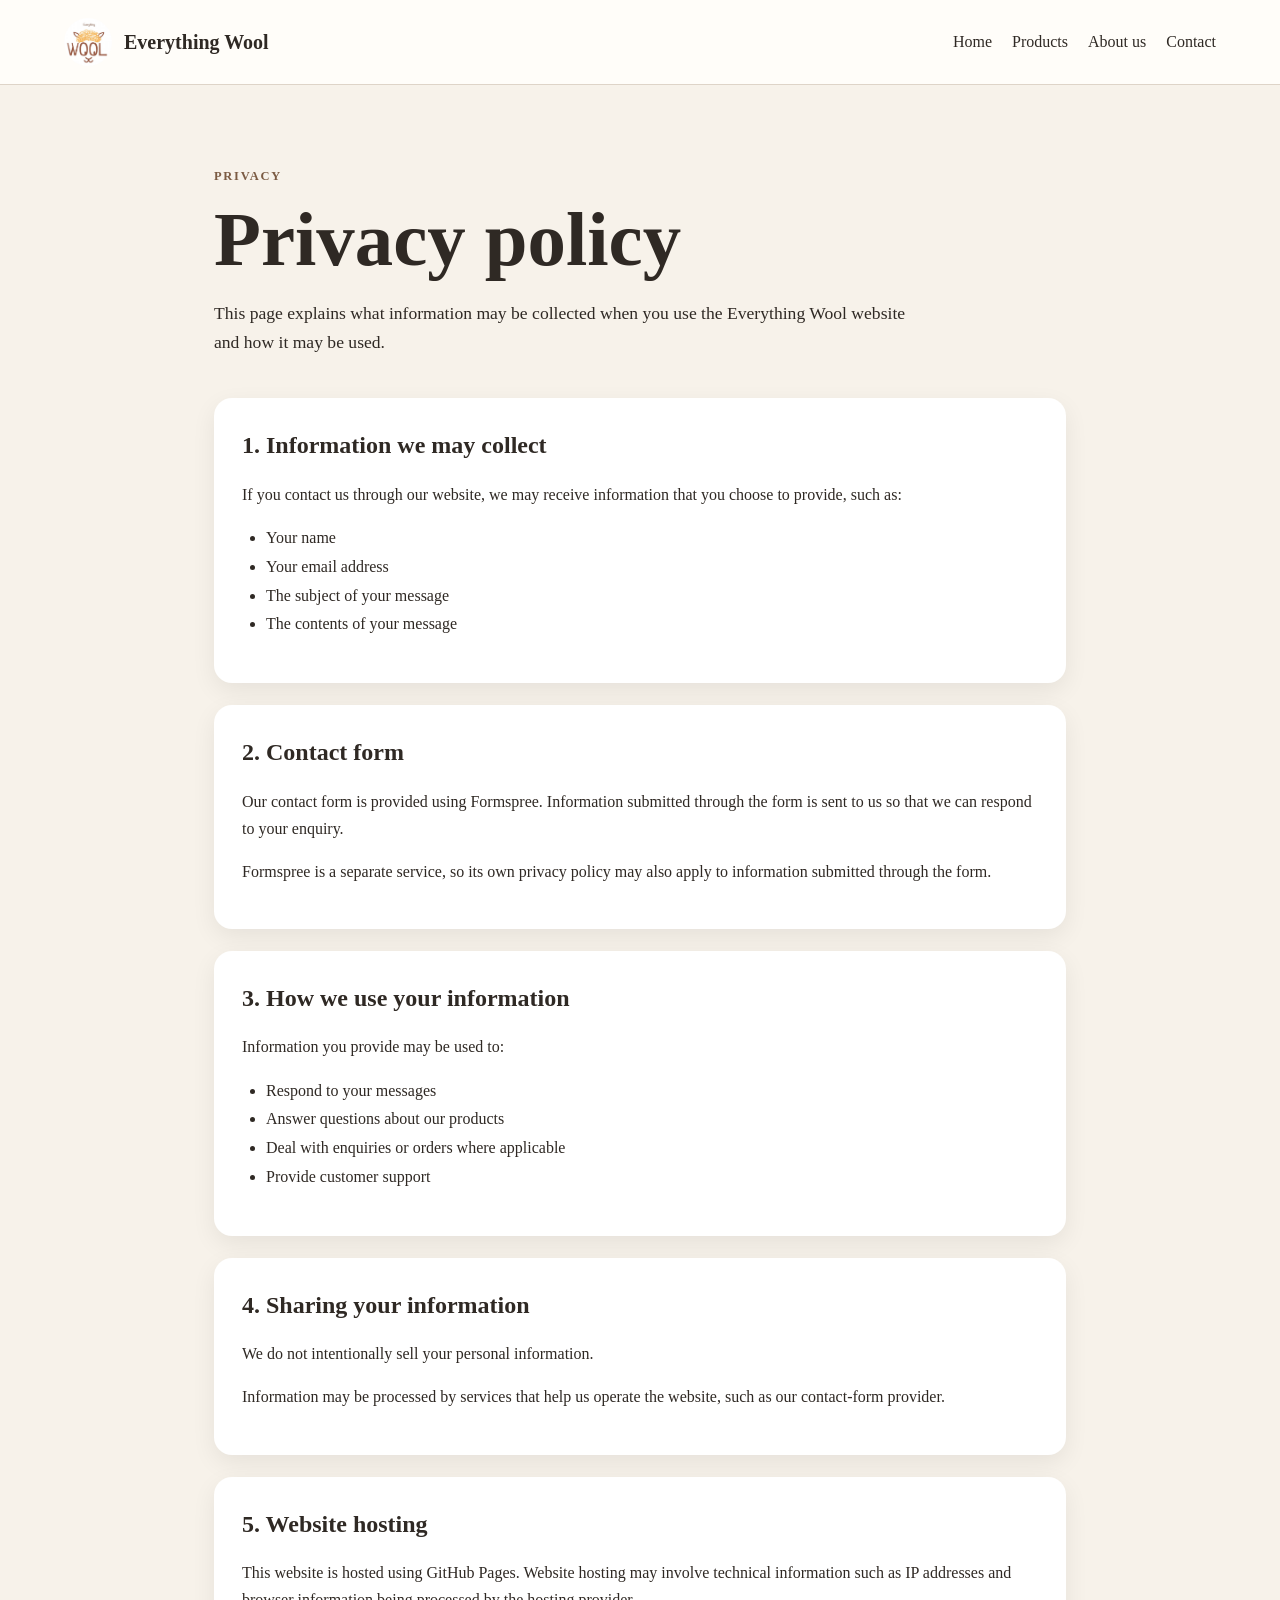
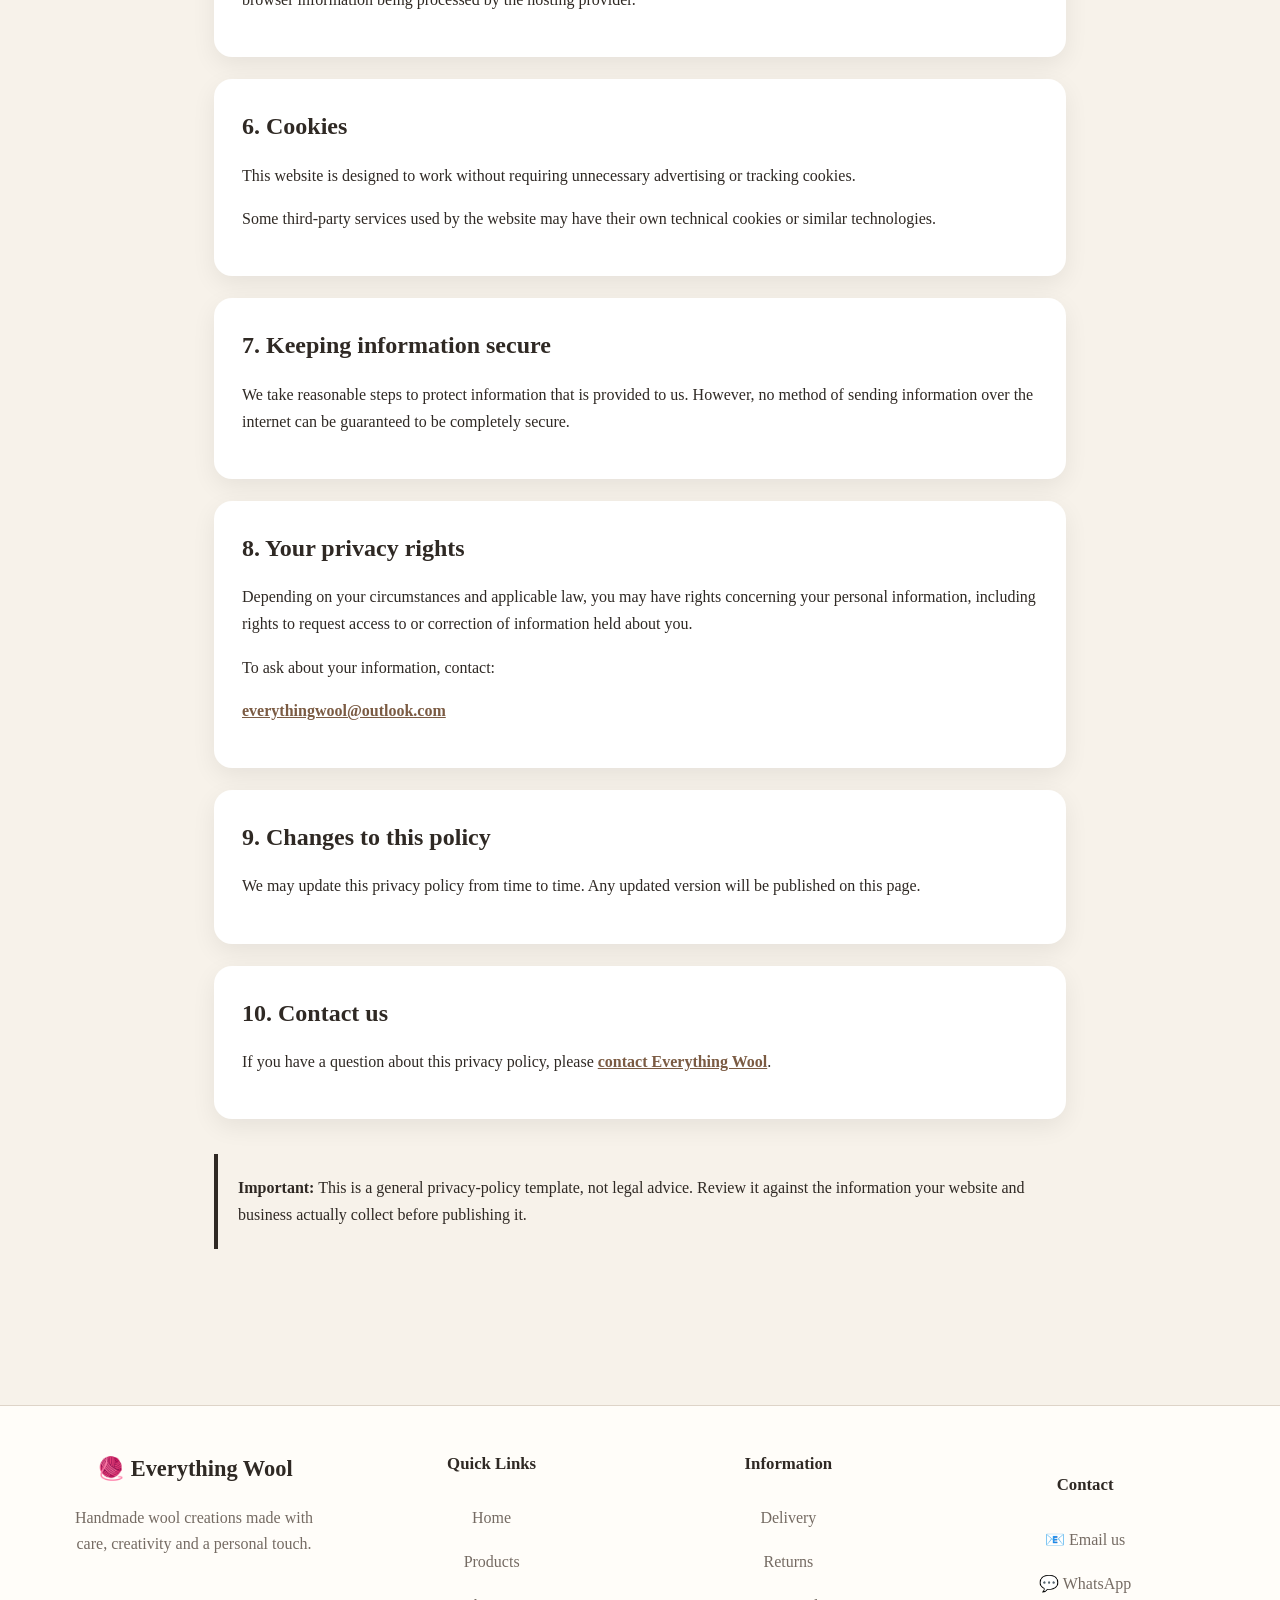
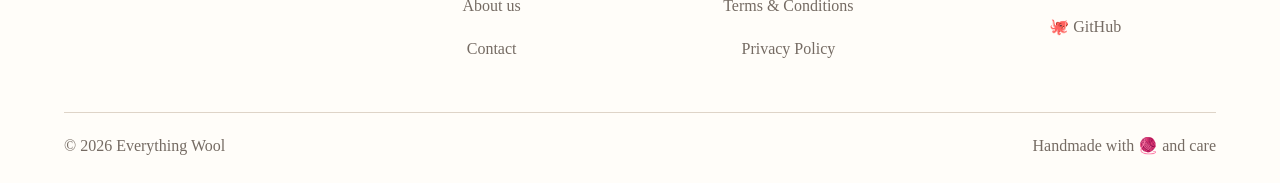
<file: privacy.html>
<!doctype html>
<html lang="en-GB">
<head>
  <link rel="icon" type="image/png" href="favicon.png">
  <link rel="apple-touch-icon" href="favicon.png">

  <meta charset="utf-8">
  <meta name="viewport" content="width=device-width,initial-scale=1">

  <title>Privacy Policy | Everything Wool</title>
  <meta name="description" content="Privacy policy for Everything Wool.">

  <link rel="stylesheet" href="styles.css">
  <link rel="stylesheet" href="policies.css">
</head>

<body>

<header class="site-header">
  <a class="brand" href="index.html">
    <img src="assets/logo.jpeg" alt="Everything Wool logo">
    <span>Everything Wool</span>
  </a>

  <nav>
    <a href="index.html">Home</a>
    <a href="products.html">Products</a>
    <a href="about.html">About us</a>
    <a href="contact.html">Contact</a>
  </nav>
</header>

<main class="policy-page">

  <p class="eyebrow">PRIVACY</p>
  <h1>Privacy policy</h1>

  <p class="policy-intro">
    This page explains what information may be collected when you use
    the Everything Wool website and how it may be used.
  </p>

  <section class="policy-card">
    <h2>1. Information we may collect</h2>
    <p>
      If you contact us through our website, we may receive information
      that you choose to provide, such as:
    </p>

    <ul>
      <li>Your name</li>
      <li>Your email address</li>
      <li>The subject of your message</li>
      <li>The contents of your message</li>
    </ul>
  </section>

  <section class="policy-card">
    <h2>2. Contact form</h2>
    <p>
      Our contact form is provided using Formspree. Information submitted
      through the form is sent to us so that we can respond to your enquiry.
    </p>

    <p>
      Formspree is a separate service, so its own privacy policy may also
      apply to information submitted through the form.
    </p>
  </section>

  <section class="policy-card">
    <h2>3. How we use your information</h2>
    <p>
      Information you provide may be used to:
    </p>

    <ul>
      <li>Respond to your messages</li>
      <li>Answer questions about our products</li>
      <li>Deal with enquiries or orders where applicable</li>
      <li>Provide customer support</li>
    </ul>
  </section>

  <section class="policy-card">
    <h2>4. Sharing your information</h2>
    <p>
      We do not intentionally sell your personal information.
    </p>

    <p>
      Information may be processed by services that help us operate the
      website, such as our contact-form provider.
    </p>
  </section>

  <section class="policy-card">
    <h2>5. Website hosting</h2>
    <p>
      This website is hosted using GitHub Pages. Website hosting may involve
      technical information such as IP addresses and browser information
      being processed by the hosting provider.
    </p>
  </section>

  <section class="policy-card">
    <h2>6. Cookies</h2>
    <p>
      This website is designed to work without requiring unnecessary
      advertising or tracking cookies.
    </p>

    <p>
      Some third-party services used by the website may have their own
      technical cookies or similar technologies.
    </p>
  </section>

  <section class="policy-card">
    <h2>7. Keeping information secure</h2>
    <p>
      We take reasonable steps to protect information that is provided to us.
      However, no method of sending information over the internet can be
      guaranteed to be completely secure.
    </p>
  </section>

  <section class="policy-card">
    <h2>8. Your privacy rights</h2>
    <p>
      Depending on your circumstances and applicable law, you may have
      rights concerning your personal information, including rights to
      request access to or correction of information held about you.
    </p>

    <p>
      To ask about your information, contact:
    </p>

    <p>
      <a href="mailto:everythingwool@outlook.com">
        everythingwool@outlook.com
      </a>
    </p>
  </section>

  <section class="policy-card">
    <h2>9. Changes to this policy</h2>
    <p>
      We may update this privacy policy from time to time. Any updated
      version will be published on this page.
    </p>
  </section>

  <section class="policy-card">
    <h2>10. Contact us</h2>
    <p>
      If you have a question about this privacy policy, please
      <a href="contact.html">contact Everything Wool</a>.
    </p>
  </section>

  <p class="policy-note">
    <strong>Important:</strong> This is a general privacy-policy template,
    not legal advice. Review it against the information your website and
    business actually collect before publishing it.
  </p>

</main>

<footer class="site-footer">

  <div class="footer-content">


    <!-- Brand -->
    <div class="footer-brand">

      <h2>
        🧶 Everything Wool
      </h2>

      <p>
        Handmade wool creations made with care,
        creativity and a personal touch.
      </p>

    </div>



    <!-- Quick Links -->
    <div class="footer-links">

      <h3>
        Quick Links
      </h3>

      <a href="index.html">
        Home
      </a>

      <a href="products.html">
        Products
      </a>

      <a href="about.html">
        About us
      </a>

      <a href="contact.html">
        Contact
      </a>

    </div>



    <!-- Information -->
    <div class="footer-links">

      <h3>
        Information
      </h3>

      <a href="delivery.html">
        Delivery
      </a>

      <a href="returns.html">
        Returns
      </a>

      <a href="terms.html">
        Terms & Conditions
      </a>

      <a href="privacy.html">
        Privacy Policy
      </a>

    </div>



    <!-- Contact -->
    <div class="footer-links">

      <h3>
        Contact
      </h3>


      <a href="mailto:everythingwool@outlook.com">
        📧 Email us
      </a>


      <a
        href="https://whatsapp.com/channel/0029VbBwCRC5EjxseNPRXK3e"
        target="_blank"
        rel="noopener noreferrer"
      >
        💬 WhatsApp
      </a>


      <a
        href="https://github.com/everything-wool"
        target="_blank"
        rel="noopener noreferrer"
      >
        🐙 GitHub
      </a>

    </div>


  </div>



  <!-- Bottom copyright -->

  <div class="footer-bottom">

    <p>
      © <span id="year"></span> Everything Wool
    </p>

    <p>
      Handmade with 🧶 and care
    </p>

  </div>


</footer>


<script src="app.js"></script>

<script src="app.js"></script>

</body>
</html>
</file>
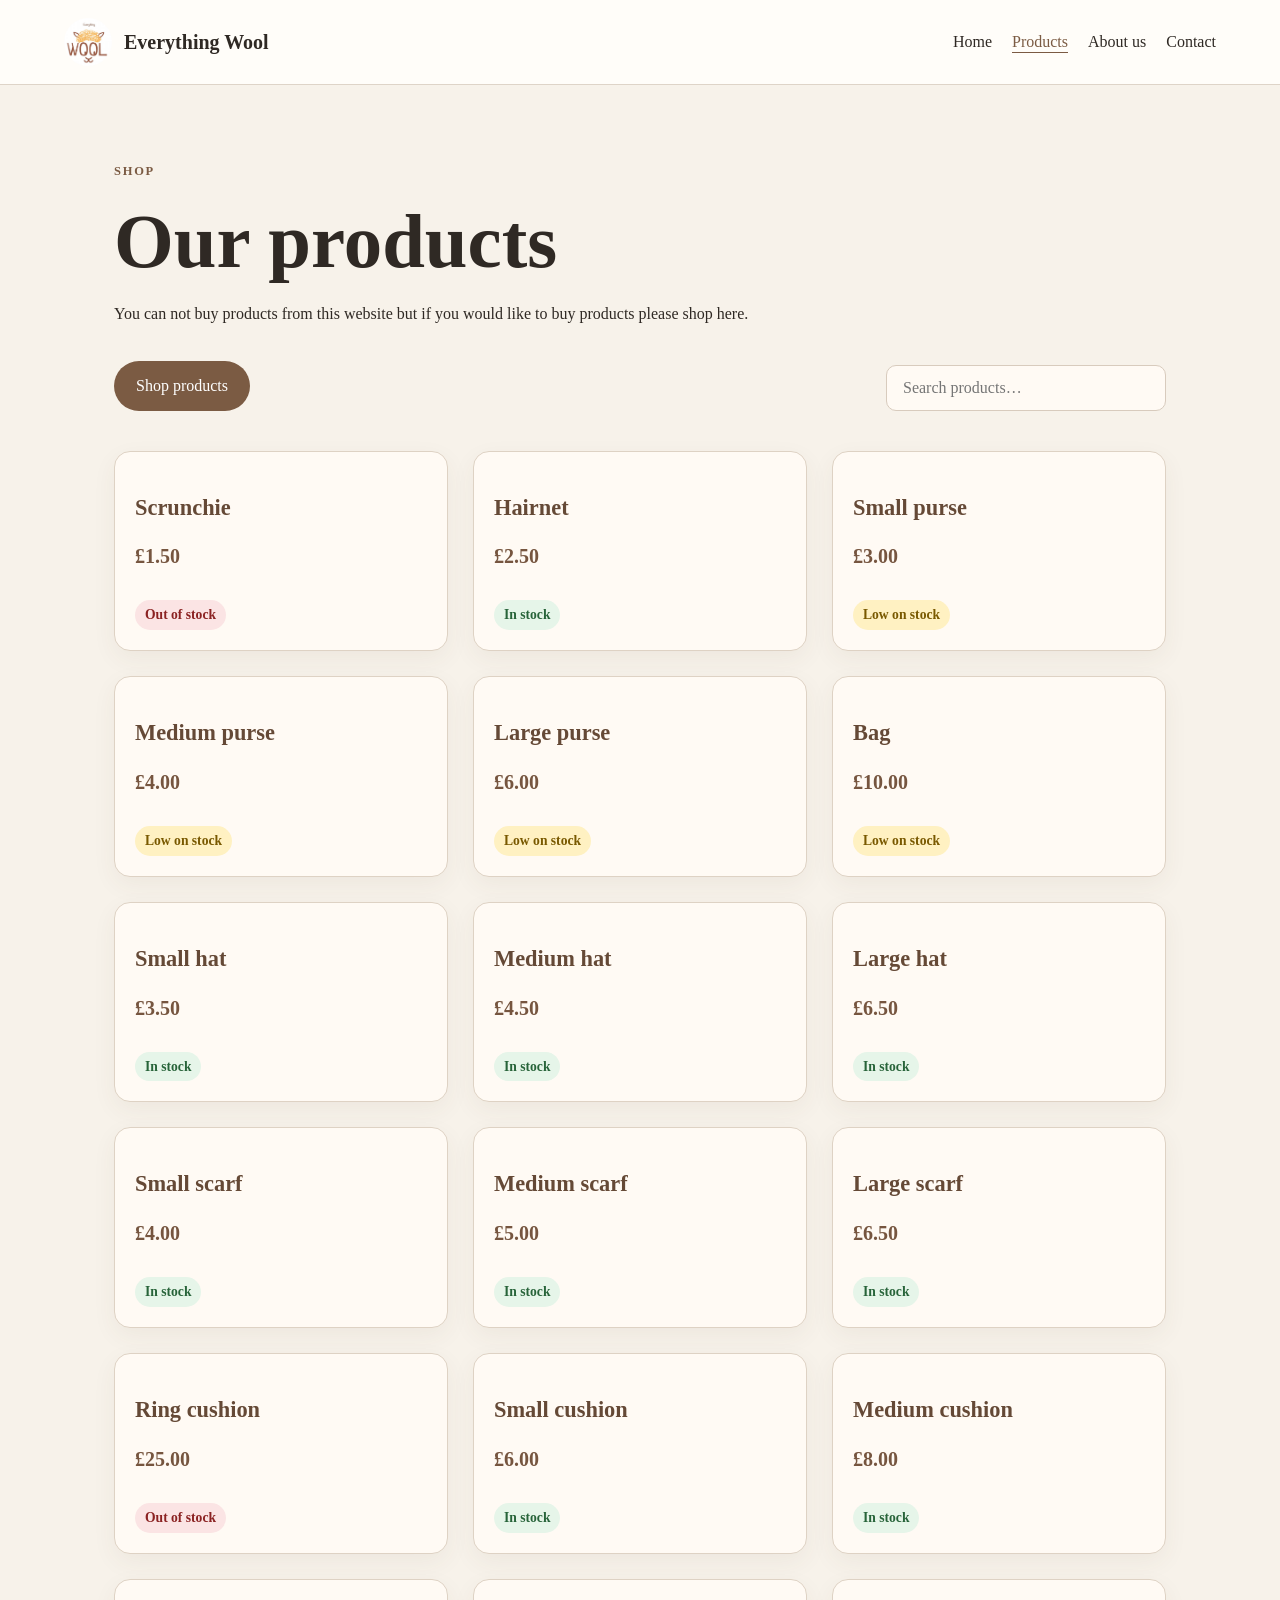
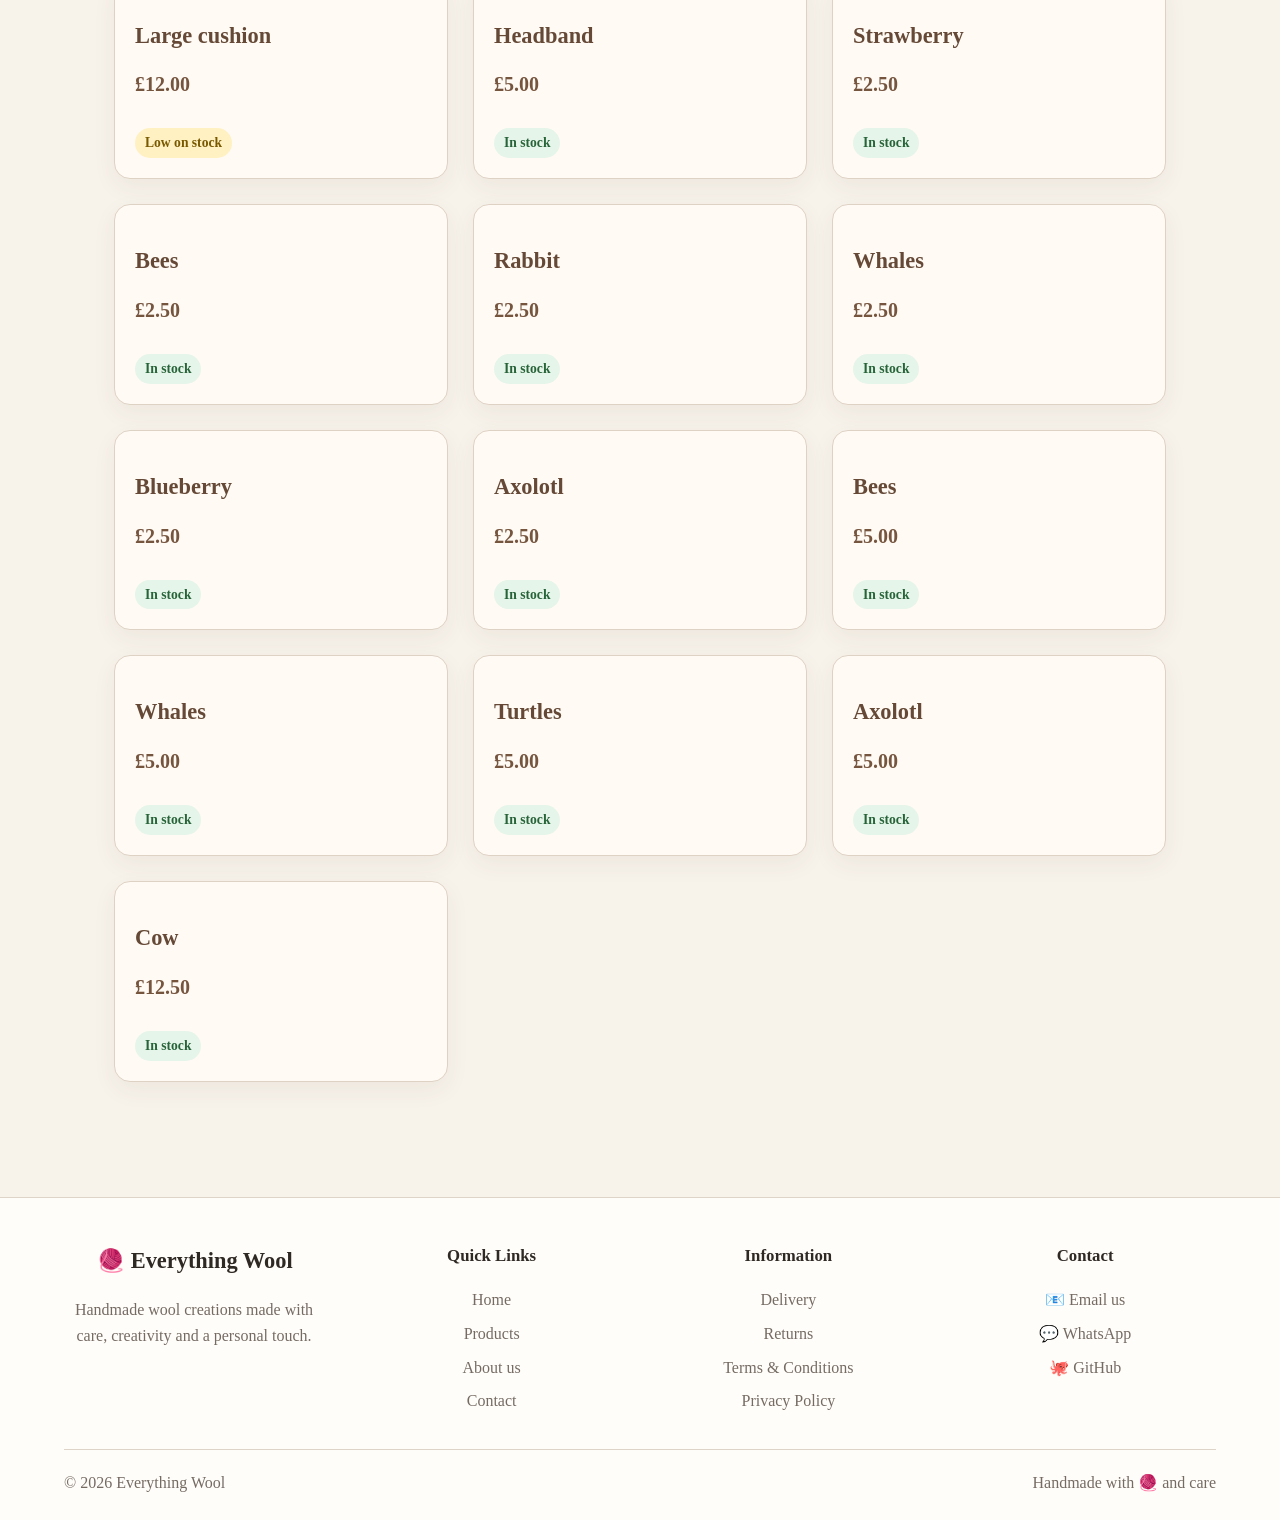
<file: products.html>
<!doctype html>

<html lang="en-GB">

<head>

  <link rel="icon" type="image/png" href="favicon.png">
  <link rel="apple-touch-icon" href="favicon.png">

  <meta charset="utf-8">
  <meta name="viewport" content="width=device-width, initial-scale=1">

  <title>Products | Everything Wool</title>

<meta
name="description"
content="Browse the handmade wool products available from Everything Wool."

>

    <link rel="stylesheet" href="styles.css">
<style>
  
    /* =========================================
       PRODUCTS PAGE
       ========================================= */

    .page-heading {
      display: flex;
      align-items: end;
      justify-content: space-between;
      gap: 30px;
      margin-bottom: 40px;
    }

    .search {
      width: 280px;
      max-width: 100%;
      padding: 13px 16px;

      border: 1px solid #d8cbbd;
      border-radius: 10px;

      background: #fffaf4;
      color: #40352d;

      font-family: inherit;
      font-size: 1rem;
    }

    .search:focus {
      outline: none;
      border-color: #8b6b52;
      box-shadow: 0 0 0 3px rgba(139, 107, 82, 0.12);
    }

    .product-grid {
      display: grid;
      grid-template-columns: repeat(3, 1fr);
      gap: 25px;
    }

    .product-card {
      padding: 20px;

      background: #fffaf4;

      border: 1px solid #ded2c4;
      border-radius: 16px;

      box-shadow: 0 8px 25px rgba(90, 65, 45, 0.06);

      transition:
        transform 0.2s ease,
        box-shadow 0.2s ease;
    }

    .product-card:hover {
      transform: translateY(-4px);
      box-shadow: 0 12px 30px rgba(90, 65, 45, 0.1);
    }

    .product-card h2 {
      margin: 18px 0 8px;

      color: #654936;
      font-size: 1.4rem;
    }

    .product-card p {
      color: #756456;
    }

    .product-image {
      display: block;

      width: 100%;
      height: 220px;

      object-fit: cover;

      border-radius: 10px;
    }

    .price {
      margin-top: 15px;

      color: #76553f !important;

      font-size: 1.25rem;
      font-weight: bold;
    }

    .stock-status {
      display: inline-block;

      margin-top: 8px;
      padding: 4px 10px;

      border-radius: 999px;

      font-size: 0.85rem;
      font-weight: 600;
    }

    .in-stock {
      background: #e6f5e9;
      color: #28643a;
    }

    .low-stock {
      background: #fff1c2;
      color: #795900;
    }

    .out-of-stock {
      background: #fbe4e4;
      color: #8b2222;
    }

    .no-products {
      padding: 40px;

      background: #fffaf4;

      border: 1px solid #ded2c4;
      border-radius: 16px;

      text-align: center;
      color: #756456;
    }


    /* ---------- Mobile ---------- */

    @media (max-width: 850px) {

      .product-grid {
        grid-template-columns: repeat(2, 1fr);
      }

      .page-heading {
        align-items: stretch;
        flex-direction: column;
      }

      .search {
        width: 100%;
      }

    }


    @media (max-width: 550px) {

      .product-grid {
        grid-template-columns: 1fr;
      }

      .product-image {
        height: 240px;
      }

    }
</style>
</head>

<body>

  <!-- Header -->

  <header class="site-header">


<a class="brand" href="index.html">

  <img
    src="assets/logo.jpeg"
    alt="Everything Wool logo"
  >

  <span>Everything Wool</span>

</a>


<nav aria-label="Main navigation">

  <a href="index.html">
    Home
  </a>

  <a
    class="active"
    href="products.html"
  >
    Products
  </a>

  <a href="about.html">
    About us
  </a>

  <a href="contact.html">
    Contact
  </a>

</nav>


  </header>

  <!-- Products -->

  <main class="section">


<div class="page-heading">

  <div>

    <p class="eyebrow">
      SHOP
    </p>

    <h1>
      Our products
    </h1>
  <p>You can not buy products from this website but if you would like to buy products please shop here.</p>
    <a class="button" href="https://everything-wool.co/">Shop products</a>
  </div>


  <input
    id="search"
    class="search"
    type="search"
    placeholder="Search products…"
    aria-label="Search products"
  >

</div>


<div
  id="products"
  class="product-grid"
  aria-live="polite"
></div>


  </main>

  <!-- Footer -->

<footer class="site-footer">

  <div class="footer-content">


    <!-- Brand -->
    <div class="footer-brand">

      <h2>
        🧶 Everything Wool
      </h2>

      <p>
        Handmade wool creations made with care,
        creativity and a personal touch.
      </p>

    </div>



    <!-- Quick Links -->
    <div class="footer-links">

      <h3>
        Quick Links
      </h3>

      <a href="index.html">
        Home
      </a>

      <a href="products.html">
        Products
      </a>

      <a href="about.html">
        About us
      </a>

      <a href="contact.html">
        Contact
      </a>

    </div>



    <!-- Information -->
    <div class="footer-links">

      <h3>
        Information
      </h3>

      <a href="delivery.html">
        Delivery
      </a>

      <a href="returns.html">
        Returns
      </a>

      <a href="terms.html">
        Terms & Conditions
      </a>

      <a href="privacy.html">
        Privacy Policy
      </a>

    </div>



    <!-- Contact -->
    <div class="footer-links">

      <h3>
        Contact
      </h3>


      <a href="mailto:everythingwool@outlook.com">
        📧 Email us
      </a>


      <a
        href="https://whatsapp.com/channel/0029VbBwCRC5EjxseNPRXK3e"
        target="_blank"
        rel="noopener noreferrer"
      >
        💬 WhatsApp
      </a>


      <a
        href="https://github.com/everything-wool"
        target="_blank"
        rel="noopener noreferrer"
      >
        🐙 GitHub
      </a>

    </div>


  </div>



  <!-- Bottom copyright -->

  <div class="footer-bottom">

    <p>
      © <span id="year"></span> Everything Wool
    </p>

    <p>
      Handmade with 🧶 and care
    </p>

  </div>


</footer>


<script src="app.js"></script>

  <script>

    /* -----------------------------------------
       Footer year
       ----------------------------------------- */

    document.getElementById("year").textContent =
      new Date().getFullYear();


    /* -----------------------------------------
       Product data
       ----------------------------------------- */

    let allProducts = [];


    /* -----------------------------------------
       Escape HTML
       ----------------------------------------- */

    function escapeHTML(value) {

      return String(value ?? "")
        .replace(/&/g, "&amp;")
        .replace(/</g, "&lt;")
        .replace(/>/g, "&gt;")
        .replace(/"/g, "&quot;")
        .replace(/'/g, "&#039;");

    }


    /* -----------------------------------------
       Format price
       ----------------------------------------- */

    function formatPrice(value) {

      const price = Number(value);

      if (Number.isNaN(price)) {
        return "Price unavailable";
      }

      return new Intl.NumberFormat("en-GB", {
        style: "currency",
        currency: "GBP"
      }).format(price);

    }


    /* -----------------------------------------
       Stock status
       ----------------------------------------- */

    function getStockStatus(stock) {

      if (stock <= 0) {

        return `
          <span class="stock-status out-of-stock">
            Out of stock
          </span>
        `;

      }


      if (stock < 4) {

        return `
          <span class="stock-status low-stock">
            Low on stock
          </span>
        `;

      }


      return `
        <span class="stock-status in-stock">
          In stock
        </span>
      `;

    }


    /* -----------------------------------------
       Render products
       ----------------------------------------- */

    function renderProducts(search = "") {

      const container =
        document.getElementById("products");

      const query =
        search.trim().toLowerCase();


      const filtered =
        allProducts.filter(product => {

          const name =
            String(
              product["Product Name"] || ""
            ).toLowerCase();

          const description =
            String(
              product["Description"] || ""
            ).toLowerCase();

          return (
            name.includes(query) ||
            description.includes(query)
          );

        });


      if (!filtered.length) {

        container.innerHTML = `
          <div class="no-products">
            <p>
              No products found.
            </p>
          </div>
        `;

        return;

      }


      container.innerHTML =
        filtered.map(product => {

          const stock =
            Number(product["Stock"]) || 0;


          const name =
            escapeHTML(
              product["Product Name"]
            );


          const description =
            product["Description"]
              ? `
                <p>
                  ${escapeHTML(
                    product["Description"]
                  )}
                </p>
              `
              : "";


          const image =
            product["Image URL"];


          const imageHTML =
            image
              ? `
                <img
                  class="product-image"
                  src="${escapeHTML(image)}"
                  alt="${name}"
                  loading="lazy"
                >
              `
              : "";


          return `

            <article class="product-card">

              ${imageHTML}

              <h2>
                ${name}
              </h2>

              ${description}

              <p class="price">
                ${formatPrice(
                  product["Price"]
                )}
              </p>

              ${getStockStatus(stock)}

            </article>

          `;

        }).join("");

    }


    /* -----------------------------------------
       Load products.json
       ----------------------------------------- */

    fetch("./products.json")

      .then(response => {

        if (!response.ok) {

          throw new Error(
            "Could not load products.json"
          );

        }

        return response.json();

      })

      .then(products => {

        if (!Array.isArray(products)) {

          throw new Error(
            "products.json does not contain a product list"
          );

        }

        allProducts = products;

        renderProducts();

      })

      .catch(error => {

        console.error(
          "Products error:",
          error
        );

        document.getElementById("products").innerHTML = `

          <div class="no-products">

            <p>
              Sorry, we couldn't load the products right now.
            </p>

            <p>
              Please try again later.
            </p>

          </div>

        `;

      });


    /* -----------------------------------------
       Search
       ----------------------------------------- */

    document
      .getElementById("search")
      .addEventListener("input", event => {

        renderProducts(
          event.target.value
        );

      });

  </script>

</body>
</html>
</file>
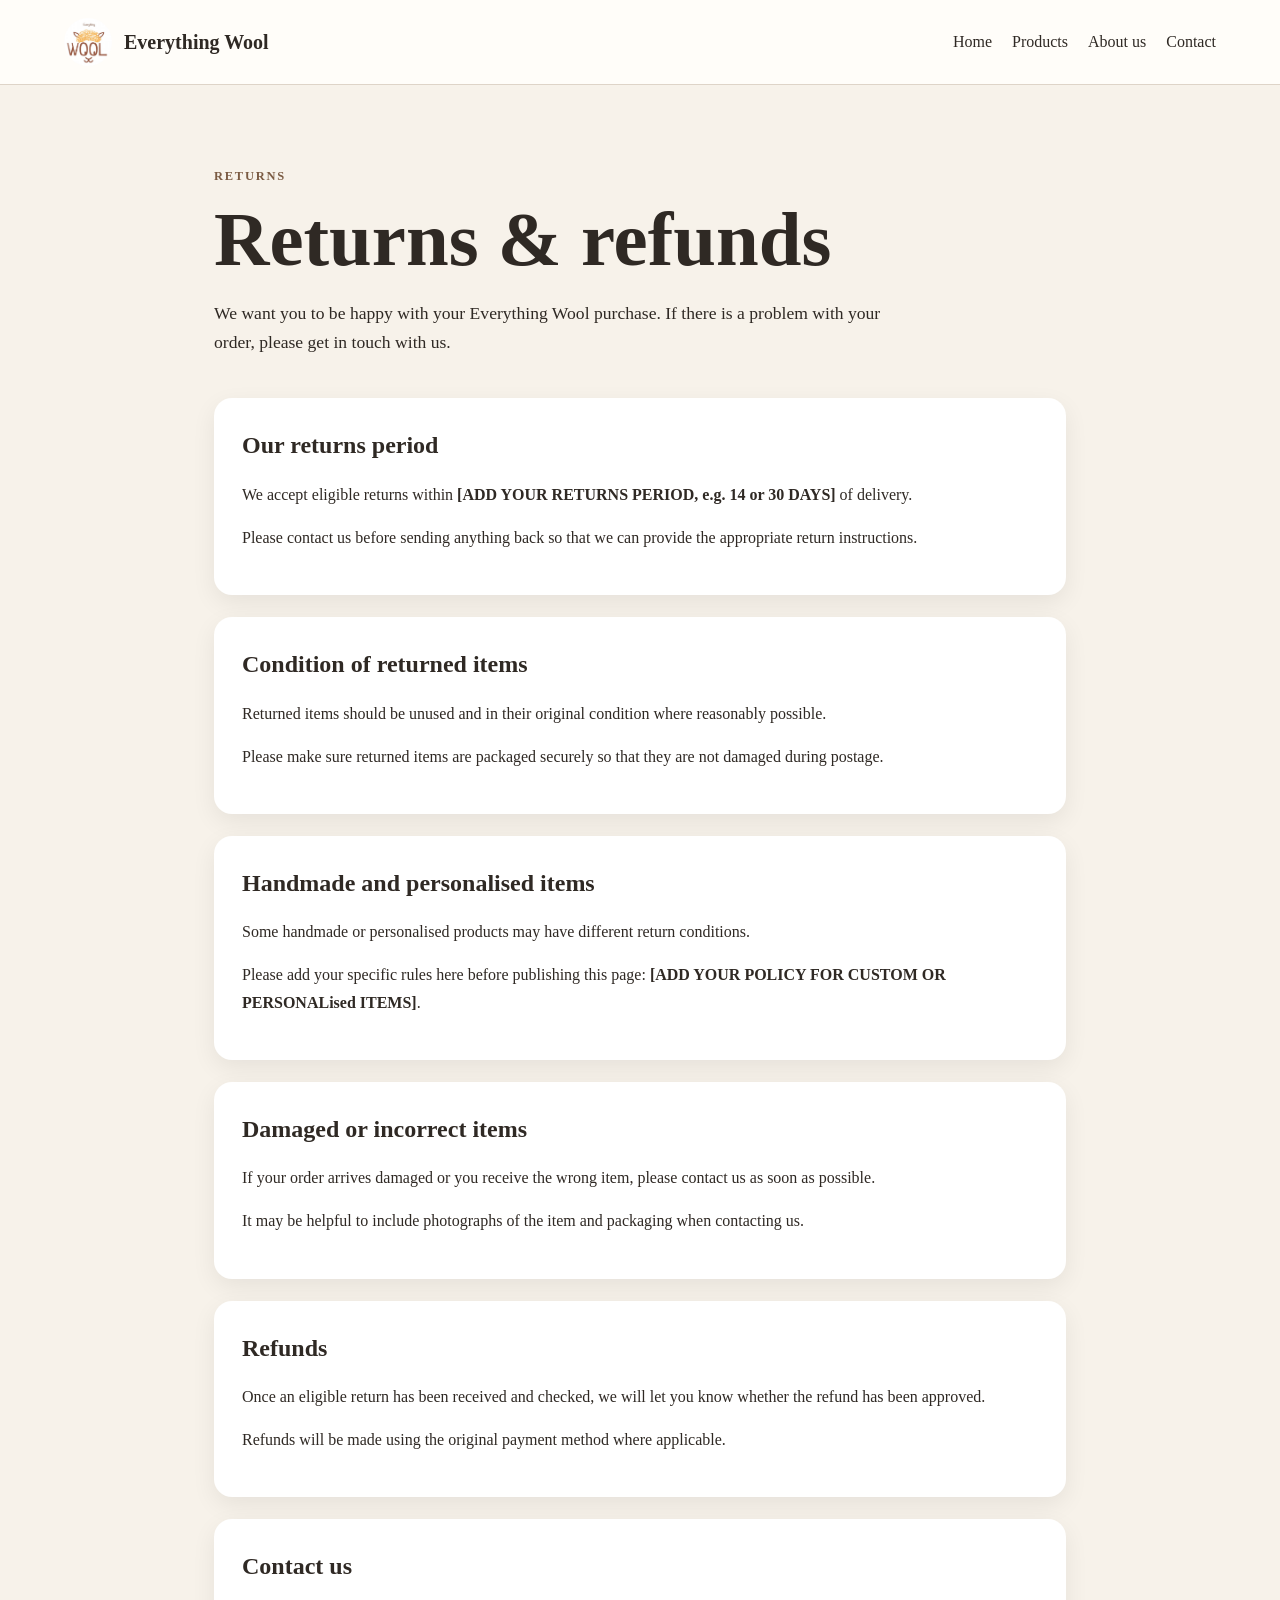
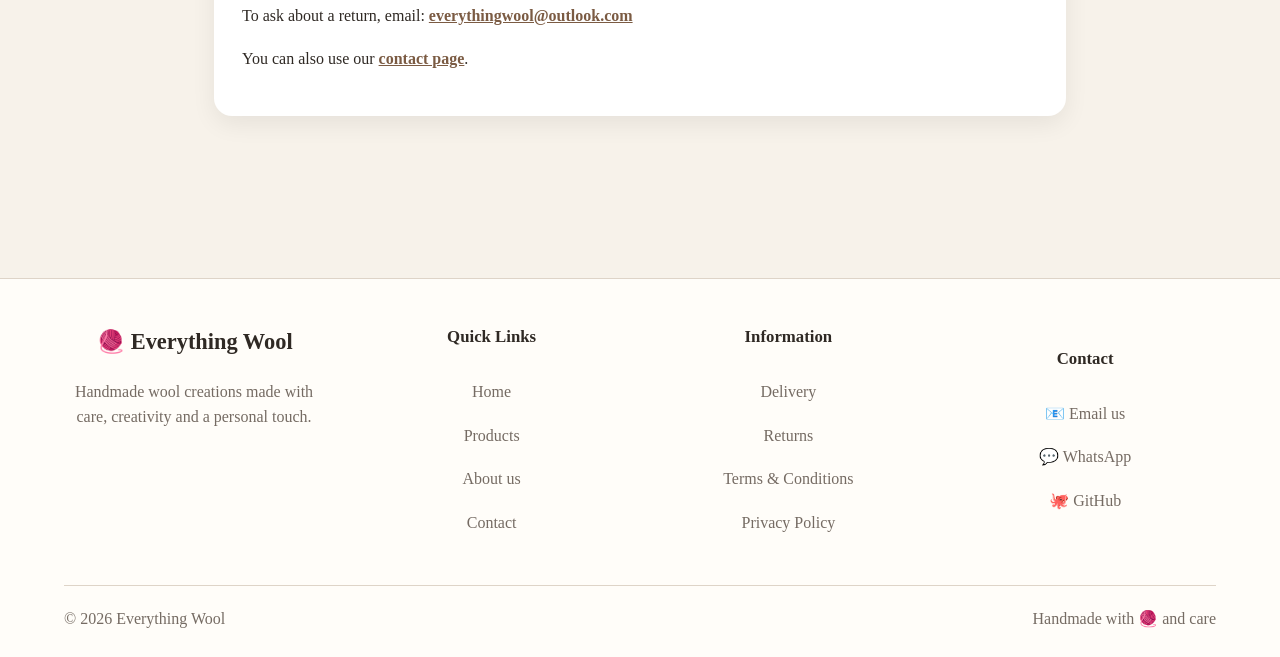
<file: returns.html>
<!doctype html>
<html lang="en-GB">
<head>
  <link rel="icon" type="image/png" href="favicon.png">
  <link rel="apple-touch-icon" href="favicon.png">

  <meta charset="utf-8">
  <meta name="viewport" content="width=device-width,initial-scale=1">

  <title>Returns | Everything Wool</title>
  <meta name="description" content="Returns information for Everything Wool.">

  <link rel="stylesheet" href="styles.css">
  <link rel="stylesheet" href="policies.css">
</head>

<body>

<header class="site-header">
  <a class="brand" href="index.html">
    <img src="assets/logo.jpeg" alt="Everything Wool logo">
    <span>Everything Wool</span>
  </a>

  <nav>
    <a href="index.html">Home</a>
    <a href="products.html">Products</a>
    <a href="about.html">About us</a>
    <a href="contact.html">Contact</a>
  </nav>
</header>

<main class="policy-page">

  <p class="eyebrow">RETURNS</p>
  <h1>Returns & refunds</h1>

  <p class="policy-intro">
    We want you to be happy with your Everything Wool purchase.
    If there is a problem with your order, please get in touch with us.
  </p>

  <section class="policy-card">
    <h2>Our returns period</h2>
    <p>
      We accept eligible returns within
      <strong>[ADD YOUR RETURNS PERIOD, e.g. 14 or 30 DAYS]</strong>
      of delivery.
    </p>

    <p>
      Please contact us before sending anything back so that we can provide
      the appropriate return instructions.
    </p>
  </section>

  <section class="policy-card">
    <h2>Condition of returned items</h2>
    <p>
      Returned items should be unused and in their original condition where
      reasonably possible.
    </p>

    <p>
      Please make sure returned items are packaged securely so that they are
      not damaged during postage.
    </p>
  </section>

  <section class="policy-card">
    <h2>Handmade and personalised items</h2>
    <p>
      Some handmade or personalised products may have different return
      conditions.
    </p>

    <p>
      Please add your specific rules here before publishing this page:
      <strong>[ADD YOUR POLICY FOR CUSTOM OR PERSONALised ITEMS]</strong>.
    </p>
  </section>

  <section class="policy-card">
    <h2>Damaged or incorrect items</h2>
    <p>
      If your order arrives damaged or you receive the wrong item, please
      contact us as soon as possible.
    </p>

    <p>
      It may be helpful to include photographs of the item and packaging
      when contacting us.
    </p>
  </section>

  <section class="policy-card">
    <h2>Refunds</h2>
    <p>
      Once an eligible return has been received and checked, we will let you
      know whether the refund has been approved.
    </p>

    <p>
      Refunds will be made using the original payment method where applicable.
    </p>
  </section>

  <section class="policy-card">
    <h2>Contact us</h2>
    <p>
      To ask about a return, email:
      <a href="mailto:everythingwool@outlook.com">
        everythingwool@outlook.com
      </a>
    </p>

    <p>
      You can also use our
      <a href="contact.html">contact page</a>.
    </p>
  </section>

</main>

<footer class="site-footer">

  <div class="footer-content">


    <!-- Brand -->
    <div class="footer-brand">

      <h2>
        🧶 Everything Wool
      </h2>

      <p>
        Handmade wool creations made with care,
        creativity and a personal touch.
      </p>

    </div>



    <!-- Quick Links -->
    <div class="footer-links">

      <h3>
        Quick Links
      </h3>

      <a href="index.html">
        Home
      </a>

      <a href="products.html">
        Products
      </a>

      <a href="about.html">
        About us
      </a>

      <a href="contact.html">
        Contact
      </a>

    </div>



    <!-- Information -->
    <div class="footer-links">

      <h3>
        Information
      </h3>

      <a href="delivery.html">
        Delivery
      </a>

      <a href="returns.html">
        Returns
      </a>

      <a href="terms.html">
        Terms & Conditions
      </a>

      <a href="privacy.html">
        Privacy Policy
      </a>

    </div>



    <!-- Contact -->
    <div class="footer-links">

      <h3>
        Contact
      </h3>


      <a href="mailto:everythingwool@outlook.com">
        📧 Email us
      </a>


      <a
        href="https://whatsapp.com/channel/0029VbBwCRC5EjxseNPRXK3e"
        target="_blank"
        rel="noopener noreferrer"
      >
        💬 WhatsApp
      </a>


      <a
        href="https://github.com/everything-wool"
        target="_blank"
        rel="noopener noreferrer"
      >
        🐙 GitHub
      </a>

    </div>


  </div>



  <!-- Bottom copyright -->

  <div class="footer-bottom">

    <p>
      © <span id="year"></span> Everything Wool
    </p>

    <p>
      Handmade with 🧶 and care
    </p>

  </div>


</footer>


<script src="app.js"></script>

<script src="app.js"></script>

</body>
</html>
</file>
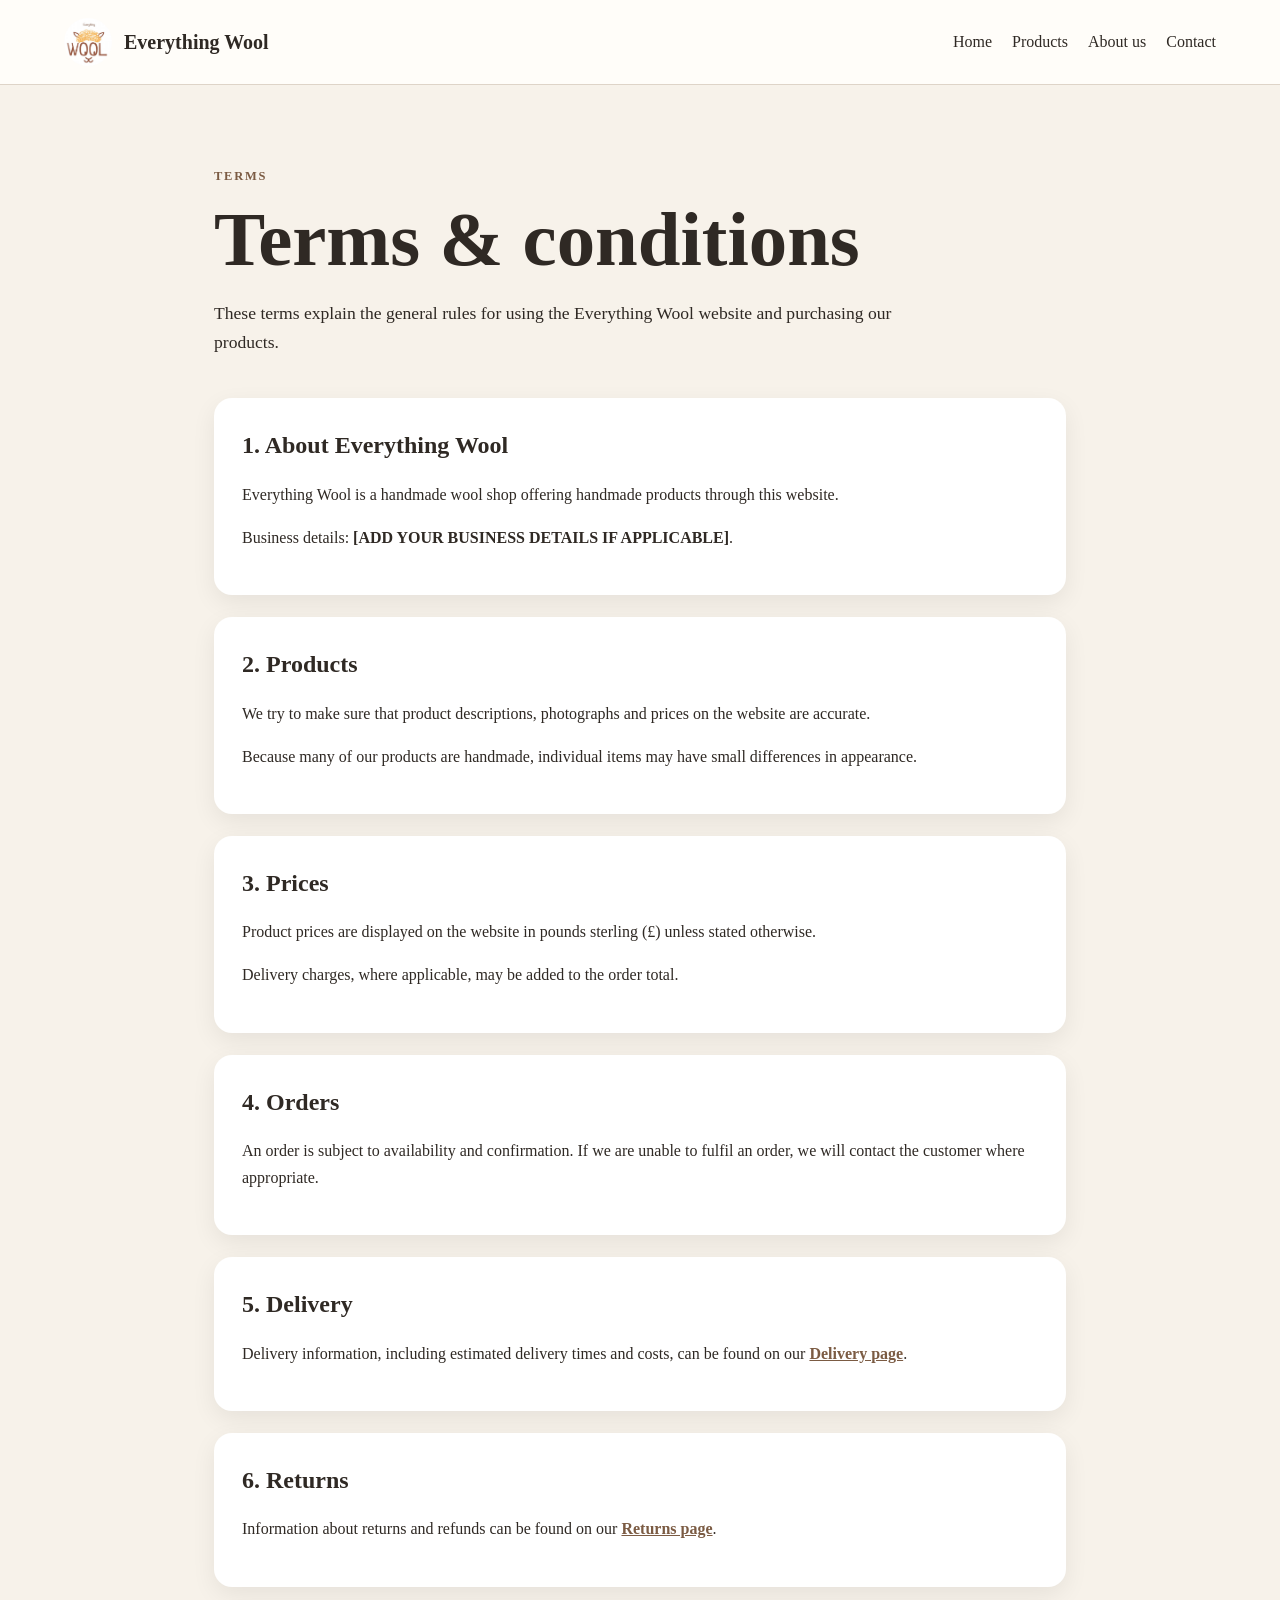
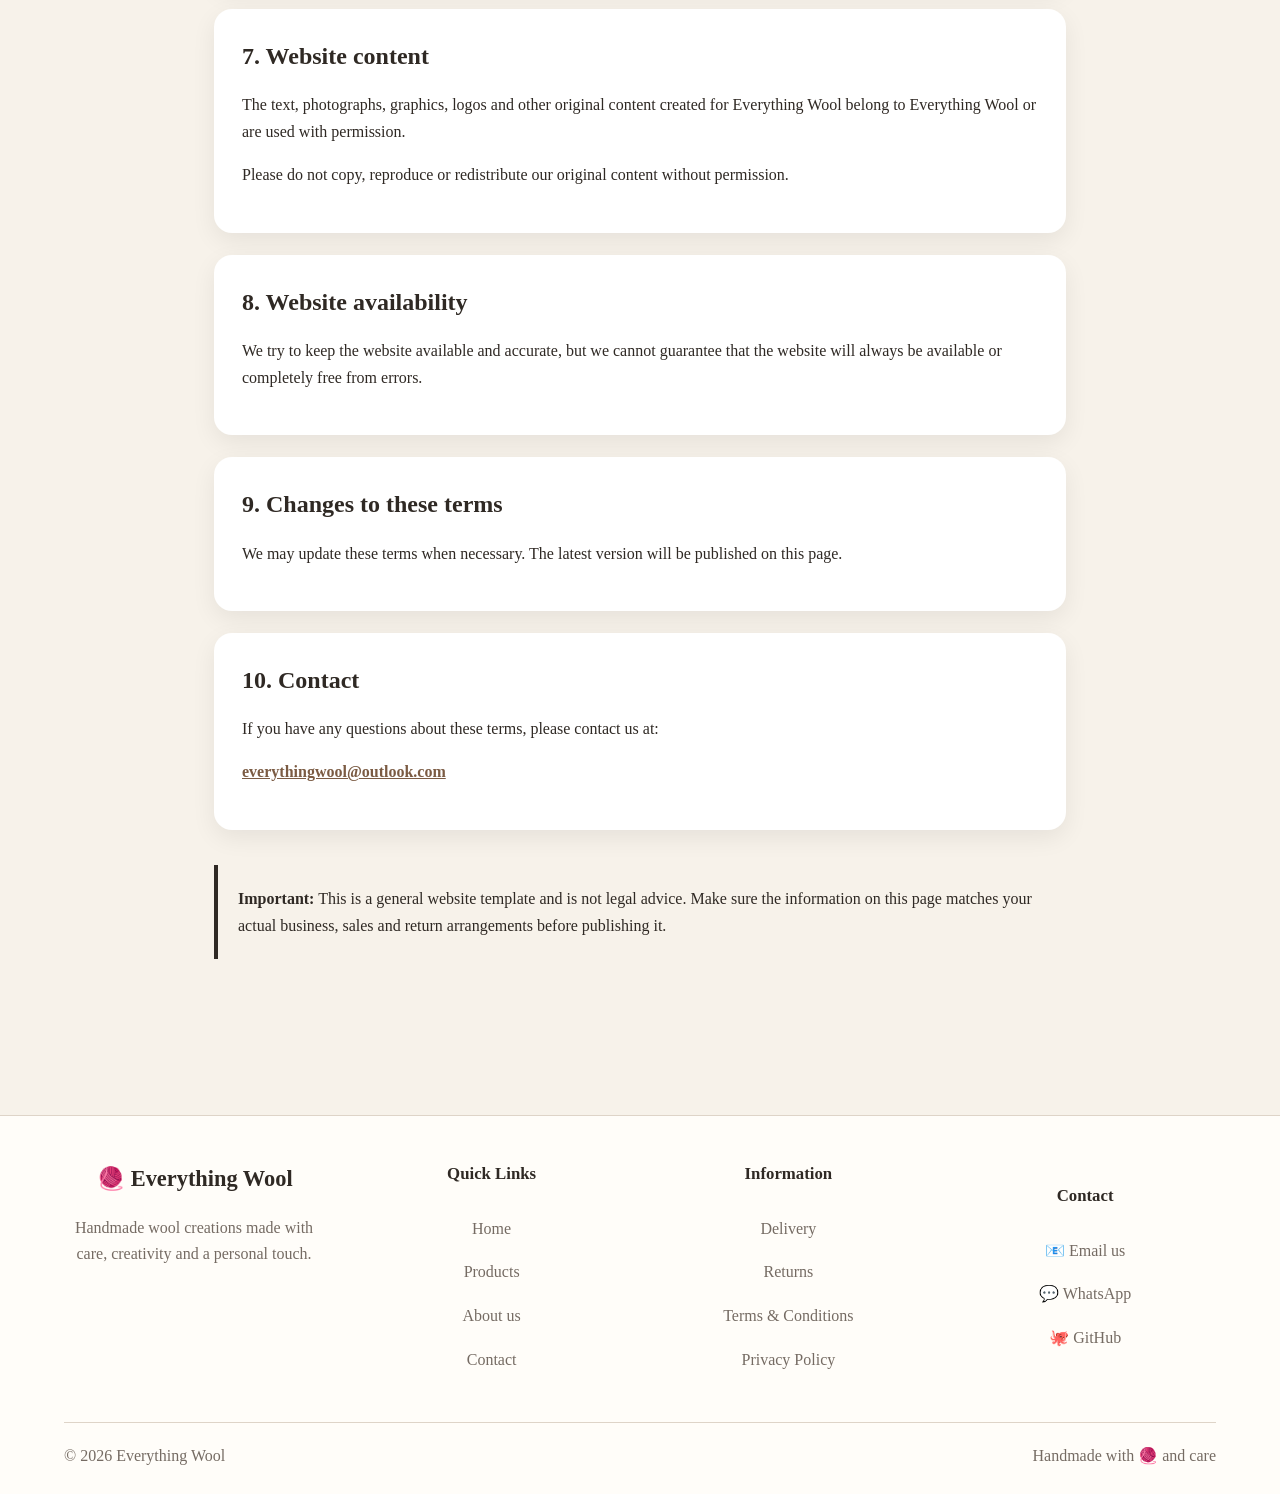
<file: terms.html>
<!doctype html>
<html lang="en-GB">
<head>
  <link rel="icon" type="image/png" href="favicon.png">
  <link rel="apple-touch-icon" href="favicon.png">

  <meta charset="utf-8">
  <meta name="viewport" content="width=device-width,initial-scale=1">

  <title>Terms & Conditions | Everything Wool</title>
  <meta name="description" content="Terms and conditions for Everything Wool.">

  <link rel="stylesheet" href="styles.css">
  <link rel="stylesheet" href="policies.css">
</head>

<body>

<header class="site-header">
  <a class="brand" href="index.html">
    <img src="assets/logo.jpeg" alt="Everything Wool logo">
    <span>Everything Wool</span>
  </a>

  <nav>
    <a href="index.html">Home</a>
    <a href="products.html">Products</a>
    <a href="about.html">About us</a>
    <a href="contact.html">Contact</a>
  </nav>
</header>

<main class="policy-page">

  <p class="eyebrow">TERMS</p>
  <h1>Terms & conditions</h1>

  <p class="policy-intro">
    These terms explain the general rules for using the Everything Wool
    website and purchasing our products.
  </p>

  <section class="policy-card">
    <h2>1. About Everything Wool</h2>
    <p>
      Everything Wool is a handmade wool shop offering handmade products
      through this website.
    </p>

    <p>
      Business details:
      <strong>[ADD YOUR BUSINESS DETAILS IF APPLICABLE]</strong>.
    </p>
  </section>

  <section class="policy-card">
    <h2>2. Products</h2>
    <p>
      We try to make sure that product descriptions, photographs and prices
      on the website are accurate.
    </p>

    <p>
      Because many of our products are handmade, individual items may have
      small differences in appearance.
    </p>
  </section>

  <section class="policy-card">
    <h2>3. Prices</h2>
    <p>
      Product prices are displayed on the website in pounds sterling (£)
      unless stated otherwise.
    </p>

    <p>
      Delivery charges, where applicable, may be added to the order total.
    </p>
  </section>

  <section class="policy-card">
    <h2>4. Orders</h2>
    <p>
      An order is subject to availability and confirmation.
      If we are unable to fulfil an order, we will contact the customer
      where appropriate.
    </p>
  </section>

  <section class="policy-card">
    <h2>5. Delivery</h2>
    <p>
      Delivery information, including estimated delivery times and costs,
      can be found on our <a href="delivery.html">Delivery page</a>.
    </p>
  </section>

  <section class="policy-card">
    <h2>6. Returns</h2>
    <p>
      Information about returns and refunds can be found on our
      <a href="returns.html">Returns page</a>.
    </p>
  </section>

  <section class="policy-card">
    <h2>7. Website content</h2>
    <p>
      The text, photographs, graphics, logos and other original content
      created for Everything Wool belong to Everything Wool or are used
      with permission.
    </p>

    <p>
      Please do not copy, reproduce or redistribute our original content
      without permission.
    </p>
  </section>

  <section class="policy-card">
    <h2>8. Website availability</h2>
    <p>
      We try to keep the website available and accurate, but we cannot
      guarantee that the website will always be available or completely
      free from errors.
    </p>
  </section>

  <section class="policy-card">
    <h2>9. Changes to these terms</h2>
    <p>
      We may update these terms when necessary. The latest version will
      be published on this page.
    </p>
  </section>

  <section class="policy-card">
    <h2>10. Contact</h2>
    <p>
      If you have any questions about these terms, please contact us at:
    </p>

    <p>
      <a href="mailto:everythingwool@outlook.com">
        everythingwool@outlook.com
      </a>
    </p>
  </section>

  <p class="policy-note">
    <strong>Important:</strong> This is a general website template and is
    not legal advice. Make sure the information on this page matches your
    actual business, sales and return arrangements before publishing it.
  </p>

</main>

<footer class="site-footer">

  <div class="footer-content">


    <!-- Brand -->
    <div class="footer-brand">

      <h2>
        🧶 Everything Wool
      </h2>

      <p>
        Handmade wool creations made with care,
        creativity and a personal touch.
      </p>

    </div>



    <!-- Quick Links -->
    <div class="footer-links">

      <h3>
        Quick Links
      </h3>

      <a href="index.html">
        Home
      </a>

      <a href="products.html">
        Products
      </a>

      <a href="about.html">
        About us
      </a>

      <a href="contact.html">
        Contact
      </a>

    </div>



    <!-- Information -->
    <div class="footer-links">

      <h3>
        Information
      </h3>

      <a href="delivery.html">
        Delivery
      </a>

      <a href="returns.html">
        Returns
      </a>

      <a href="terms.html">
        Terms & Conditions
      </a>

      <a href="privacy.html">
        Privacy Policy
      </a>

    </div>



    <!-- Contact -->
    <div class="footer-links">

      <h3>
        Contact
      </h3>


      <a href="mailto:everythingwool@outlook.com">
        📧 Email us
      </a>


      <a
        href="https://whatsapp.com/channel/0029VbBwCRC5EjxseNPRXK3e"
        target="_blank"
        rel="noopener noreferrer"
      >
        💬 WhatsApp
      </a>


      <a
        href="https://github.com/everything-wool"
        target="_blank"
        rel="noopener noreferrer"
      >
        🐙 GitHub
      </a>

    </div>


  </div>



  <!-- Bottom copyright -->

  <div class="footer-bottom">

    <p>
      © <span id="year"></span> Everything Wool
    </p>

    <p>
      Handmade with 🧶 and care
    </p>

  </div>


</footer>


<script src="app.js"></script>

<script src="app.js"></script>

</body>
</html>
</file>
<file: styles.css>
:root{
  --bg:#f7f2ea; --paper:#fffdf9; --ink:#2f2924; --muted:#756b63;
  --accent:#7b5b43; --accent-dark:#563d2d; --line:#ded4c8;
}
*{box-sizing:border-box} body{margin:0;background:var(--bg);color:var(--ink);font-family:Georgia,"Times New Roman",serif;line-height:1.6}
.site-header{display:flex;justify-content:space-between;align-items:center;gap:20px;padding:18px 5%;background:var(--paper);border-bottom:1px solid var(--line);position:sticky;top:0;z-index:5}
.brand{display:flex;align-items:center;gap:12px;color:var(--ink);text-decoration:none;font-weight:700;font-size:1.25rem}.brand img{width:48px;height:48px;object-fit:cover;border-radius:50%}
nav{display:flex;gap:20px;flex-wrap:wrap}nav a{color:var(--ink);text-decoration:none}nav a:hover,nav a.active{color:var(--accent);text-decoration:underline;text-underline-offset:5px}
.hero{max-width:1180px;margin:auto;padding:90px 5%;display:grid;grid-template-columns:1.4fr .6fr;gap:60px;align-items:center;min-height:560px}
.eyebrow{letter-spacing:.14em;font-size:.78rem;color:var(--accent);font-weight:700}.hero h1,h1{font-size:clamp(2.4rem,6vw,5rem);line-height:1.05;margin:.25em 0}.hero p{font-size:1.15rem;color:var(--muted);max-width:650px}
.hero-logo{width:min(330px,100%);justify-self:center;border-radius:18px;box-shadow:0 15px 45px #0001}
.button{display:inline-block;margin-top:18px;padding:12px 22px;background:var(--accent);color:white;text-decoration:none;border-radius:999px}.button:hover{background:var(--accent-dark)}
.section{max-width:1180px;margin:auto;padding:65px 5%}.narrow{max-width:850px}.section h2{font-size:2rem}
.page-heading{display:flex;justify-content:space-between;align-items:end;gap:20px;margin-bottom:30px}.search{padding:12px 15px;border:1px solid var(--line);border-radius:999px;background:var(--paper);min-width:260px}
.product-grid{display:grid;grid-template-columns:repeat(auto-fit,minmax(220px,1fr));gap:22px}.product{background:var(--paper);border:1px solid var(--line);border-radius:14px;overflow:hidden}.product img{width:100%;height:220px;object-fit:cover;background:#eee}.product-body{padding:18px}.product h3{margin:0 0 6px;font-size:1.25rem}.product p{margin:4px 0;color:var(--muted)}.price{font-weight:700;color:var(--accent);font-size:1.1rem}.stock{font-size:.9rem}.in-stock{color:#3e6b47}.out-stock{color:#9a4037}
.contact-card{background:var(--paper);border:1px solid var(--line);padding:25px;border-radius:14px}a{color:var(--accent)}
footer{text-align:center;padding:30px;border-top:1px solid var(--line);color:var(--muted);margin-top:30px}
@media(max-width:750px){.site-header{align-items:flex-start;flex-direction:column}.hero{grid-template-columns:1fr;padding-top:55px}.page-heading{align-items:stretch;flex-direction:column}.search{min-width:0;width:100%}}
/* =========================================
   EVERYTHING WOOL FOOTER
   ========================================= */

.site-footer {

  background: var(--paper);

  border-top: 1px solid var(--line);

  margin-top: 50px;

  padding: 45px 5% 25px;

  color: var(--muted);

}



.footer-content {

  max-width: 1180px;

  margin: auto;

  display: grid;

  grid-template-columns:
    repeat(4, 1fr);

  gap: 35px;

}



.footer-brand h2 {

  color: var(--ink);

  margin-top: 0;

  font-size: 1.4rem;

}



.footer-brand p {

  color: var(--muted);

  max-width: 260px;

}



.footer-links {

  display: flex;

  flex-direction: column;

  gap: 8px;

}



.footer-links h3 {

  color: var(--ink);

  margin: 0 0 10px;

  font-size: 1.05rem;

}



.footer-links a {

  color: var(--muted);

  text-decoration: none;

}



.footer-links a:hover {

  color: var(--accent);

  text-decoration: underline;

  text-underline-offset: 4px;

}



.footer-bottom {

  max-width: 1180px;

  margin: 35px auto 0;

  padding-top: 20px;

  border-top: 1px solid var(--line);

  display: flex;

  justify-content: space-between;

  gap: 20px;

  flex-wrap: wrap;

}



.footer-bottom p {

  margin: 0;

  color: var(--muted);

}



/* Mobile footer */

@media(max-width:750px){


  .footer-content {

    grid-template-columns: 1fr 1fr;

    text-align: center;

  }


  .footer-brand p {

    margin-left: auto;

    margin-right: auto;

  }


  .footer-links {

    align-items: center;

  }


  .footer-bottom {

    flex-direction: column;

    text-align: center;

  }


}



@media(max-width:500px){


  .footer-content {

    grid-template-columns: 1fr;

  }


}
</file>
<file: contact.css>
/* =====================================================
EVERYTHING WOOL — CONTACT PAGE
===================================================== */

/* ---------- Base ---------- */

* {
  box-sizing: border-box;
  }

html {
scroll-behavior: smooth;
}

body {
margin: 0;
font-family: Georgia, "Times New Roman", serif;
background: #f8f3ec;
color: #40352d;
line-height: 1.7;
}

a {
color: #76553f;
}

a:hover {
color: #a87952;
}

/* ---------- Header ---------- */

.site-header {
width: 100%;
padding: 18px 30px;
background: #fffaf4;
border-bottom: 1px solid #ded2c4;

display: flex;
align-items: center;
justify-content: space-between;
gap: 25px;
}

.brand {
display: flex;
align-items: center;
gap: 12px;

text-decoration: none;
color: #654936;

font-size: 1.35rem;
font-weight: bold;
}

.brand img {
width: 48px;
height: 48px;
object-fit: cover;
border-radius: 50%;
}

.brand:hover {
color: #a87952;
}

/* ---------- Navigation ---------- */

.site-header nav {
display: flex;
align-items: center;
gap: 8px;
flex-wrap: wrap;
}

.site-header nav a {
padding: 8px 13px;

text-decoration: none;
color: #59483b;

border-radius: 8px;

font-weight: 600;

transition:
background 0.2s ease,
color 0.2s ease;
}

.site-header nav a:hover {
background: #eadccc;
color: #654936;
}

.site-header nav a.active {
background: #76553f;
color: #fffaf4;
}

/* ---------- Main section ---------- */

.section {
width: 100%;
max-width: 900px;

margin: 0 auto;
padding: 70px 25px 90px;
}

.section.narrow {
max-width: 800px;
}

/* ---------- Page heading ---------- */

.eyebrow {
margin: 0 0 8px;

color: #a06f48;

font-size: 0.85rem;
font-weight: bold;
letter-spacing: 2px;
}

h1 {
margin: 0 0 12px;

color: #654936;

font-size: clamp(2.4rem, 6vw, 4rem);
line-height: 1.15;
}

h2 {
color: #654936;
line-height: 1.3;
}

.section > p:not(.eyebrow) {
color: #756456;
font-size: 1.08rem;
}

/* ---------- Contact information card ---------- */

.contact-card {
margin-top: 35px;
padding: 30px;

background: #fffaf4;

border: 1px solid #ded2c4;
border-radius: 16px;

box-shadow: 0 8px 25px rgba(90, 65, 45, 0.06);
}

.contact-card h2 {
margin-top: 0;
margin-bottom: 20px;
}

.contact-card p {
margin: 12px 0;
}

.contact-card a {
font-weight: 600;
text-decoration-thickness: 1px;
text-underline-offset: 3px;
}

/* ---------- Contact form ---------- */

.contact-form-section {
margin-top: 55px;
}

.contact-form-section > p {
color: #756456;
}

.contact-form {
margin-top: 30px;

display: flex;
flex-direction: column;
gap: 21px;

padding: 32px;

background: #fffaf4;

border: 1px solid #ded2c4;
border-radius: 16px;

box-shadow: 0 8px 25px rgba(90, 65, 45, 0.06);
}

/* ---------- Form fields ---------- */

.form-group {
display: flex;
flex-direction: column;
gap: 7px;
}

.form-group label {
color: #59483b;

font-weight: bold;
}

.form-group input,
.form-group textarea {
width: 100%;

padding: 13px 15px;

border: 1px solid #d8cbbd;
border-radius: 8px;

background: #fff;

color: #40352d;

font-family: inherit;
font-size: 1rem;

transition:
border-color 0.2s ease,
box-shadow 0.2s ease,
background 0.2s ease;
}

.form-group input {
min-height: 48px;
}

.form-group textarea {
min-height: 170px;
resize: vertical;
}

.form-group input::placeholder,
.form-group textarea::placeholder {
color: #a49588;
}

/* ---------- Form focus ---------- */

.form-group input:focus,
.form-group textarea:focus {
outline: none;

border-color: #8b6b52;

background: #fffdf9;

box-shadow:
0 0 0 3px rgba(139, 107, 82, 0.12);
}

/* ---------- Submit button ---------- */

.contact-form .button {
align-self: flex-start;

padding: 13px 25px;

border: none;
border-radius: 30px;

background: #76553f;
color: #fffaf4;

font-family: inherit;
font-size: 1rem;
font-weight: bold;

cursor: pointer;

transition:
background 0.2s ease,
transform 0.2s ease,
box-shadow 0.2s ease;
}

.contact-form .button:hover {
background: #654936;

color: #fffaf4;

transform: translateY(-2px);

box-shadow: 0 5px 15px rgba(90, 65, 45, 0.18);
}

.contact-form .button:active {
transform: translateY(0);
}

/* ---------- Extra contact section ---------- */

.contact-extra {
margin-top: 55px;
padding: 35px;

background: #eadccc;

border-radius: 16px;

text-align: center;
}

.contact-extra h2 {
margin-top: 0;
}

.contact-extra p {
max-width: 600px;
margin: 0 auto;

color: #5e4939;
}

/* ---------- Secondary button ---------- */

.contact-extra .button {
display: inline-block;

margin-top: 20px;

padding: 12px 24px;

border: 2px solid #76553f;
border-radius: 30px;

background: transparent;

color: #76553f;

text-decoration: none;
font-weight: bold;

transition:
background 0.2s ease,
color 0.2s ease,
transform 0.2s ease;
}

.contact-extra .button:hover {
background: #76553f;
color: #fffaf4;

transform: translateY(-2px);
}

/* =========================================
   EVERYTHING WOOL FOOTER
   ========================================= */

.site-footer {

  background: #4d3d31;
  color: #f8eee5;

  padding: 50px 25px 25px;

}


.footer-content {

  max-width: 1100px;
  margin: auto;

  display: grid;

  grid-template-columns:
    repeat(4, 1fr);

  gap: 35px;

}



.footer-brand h2 {

  margin-top: 0;

  color: #fffaf4;

}


.footer-brand p {

  color: #eadccc;

  line-height: 1.7;

}



.footer-links {

  display: flex;

  flex-direction: column;

  gap: 10px;

}



.footer-links h3 {

  margin-top: 0;

  margin-bottom: 10px;

  color: #fffaf4;

}



.footer-links a {

  color: #f1d6bb;

  text-decoration: none;

}



.footer-links a:hover {

  color: white;

  text-decoration: underline;

}



.footer-bottom {

  max-width: 1100px;

  margin: 40px auto 0;

  padding-top: 20px;

  border-top: 1px solid rgba(255,255,255,0.2);

  text-align: center;

  color: #eadccc;

}



.footer-bottom p {

  margin: 8px 0;

}



/* Mobile */

@media (max-width: 800px) {


  .footer-content {

    grid-template-columns: 1fr 1fr;

  }


}


@media (max-width: 500px) {


  .footer-content {

    grid-template-columns: 1fr;

    text-align: center;

  }


  .footer-links {

    align-items: center;

  }


}
/* ---------- Accessibility ---------- */

:focus-visible {
outline: 3px solid #a87952;
outline-offset: 3px;
}

/* ---------- Mobile ---------- */

@media (max-width: 700px) {

.site-header {
padding: 18px 20px;

```
flex-direction: column;
align-items: center;

text-align: center;
```

}

.site-header nav {
justify-content: center;
}

.site-header nav a {
padding: 7px 9px;

```
font-size: 0.92rem;
```

}

.section {
padding: 55px 18px 70px;
}

h1 {
font-size: 2.6rem;
}

.contact-card,
.contact-form {
padding: 24px 20px;
}

.contact-extra {
padding: 30px 20px;
}

.contact-form .button {
width: 100%;
}

.contact-extra .button {
width: 100%;
}
}

/* ---------- Small phones ---------- */

@media (max-width: 420px) {

.brand {
font-size: 1.2rem;
}

.brand img {
width: 42px;
height: 42px;
}

.site-header nav {
gap: 2px;
}

.site-header nav a {
font-size: 0.85rem;
padding: 6px 7px;
}

h1 {
font-size: 2.25rem;
}

.section > p:not(.eyebrow) {
font-size: 1rem;
}
}
</file>
<file: policies.css>
/* Everything Wool - Policy Pages */

.policy-page {
  max-width: 900px;
  margin: 0 auto;
  padding: 70px 24px 90px;
}

.policy-page > h1 {
  margin: 0 0 18px;
}

.policy-intro {
  max-width: 700px;
  font-size: 1.1rem;
  line-height: 1.7;
  margin-bottom: 40px;
}

.policy-card {
  background: #fff;
  border-radius: 18px;
  padding: 28px;
  margin-bottom: 22px;
  box-shadow: 0 8px 25px rgba(0, 0, 0, 0.07);
}

.policy-card h2 {
  margin-top: 0;
  margin-bottom: 14px;
}

.policy-card p {
  line-height: 1.7;
}

.policy-card ul {
  line-height: 1.8;
  padding-left: 24px;
}

.policy-card a {
  font-weight: 600;
}

.policy-note {
  margin-top: 35px;
  padding: 20px;
  border-left: 4px solid currentColor;
  line-height: 1.7;
}

footer {
  text-align: center;
  padding: 30px 20px;
}

.footer-links {
  display: flex;
  justify-content: center;
  flex-wrap: wrap;
  gap: 18px;
  margin-bottom: 15px;
}

.footer-links a {
  text-decoration: none;
}

.footer-links a:hover {
  text-decoration: underline;
}

@media (max-width: 600px) {
  .policy-page {
    padding: 45px 16px 60px;
  }

  .policy-card {
    padding: 22px;
    border-radius: 14px;
  }

  .policy-page h1 {
    font-size: 2rem;
  }

  .policy-intro {
    font-size: 1rem;
  }

  .footer-links {
    gap: 12px;
  }
}
</file>
